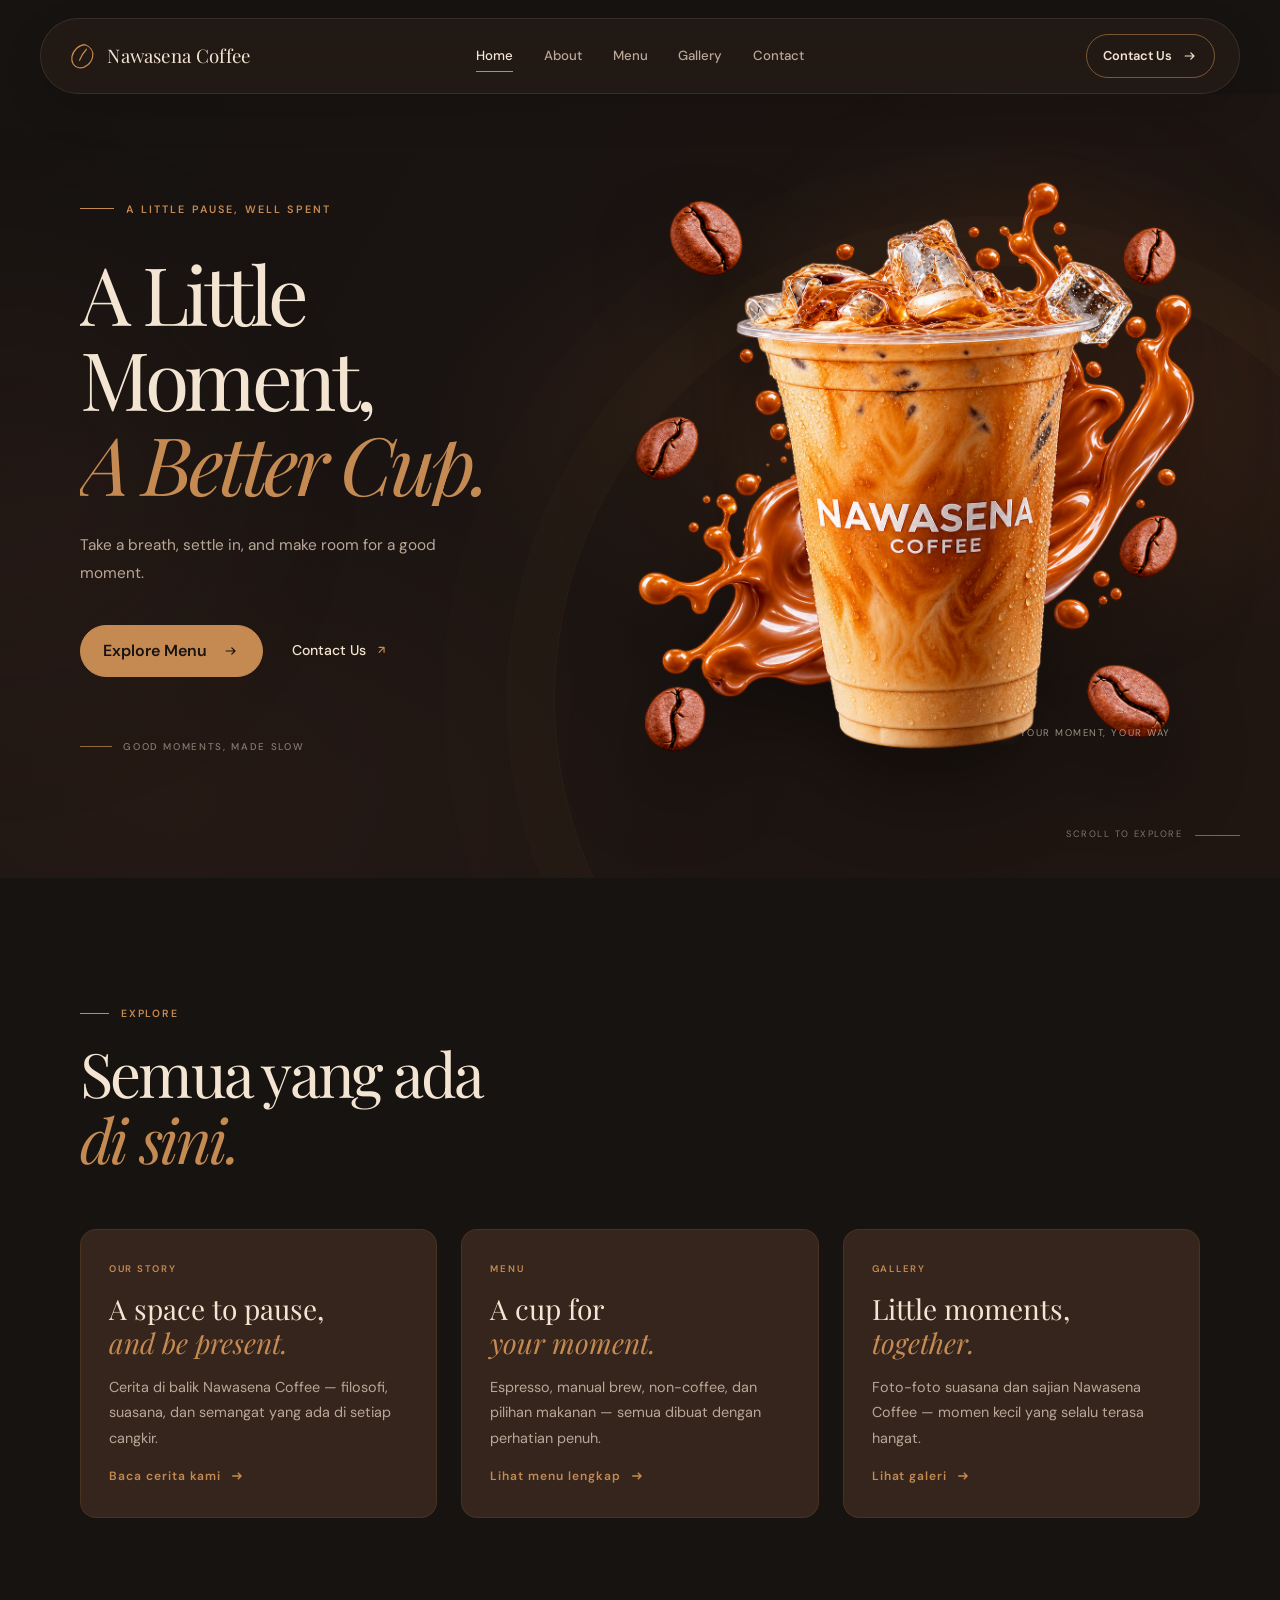
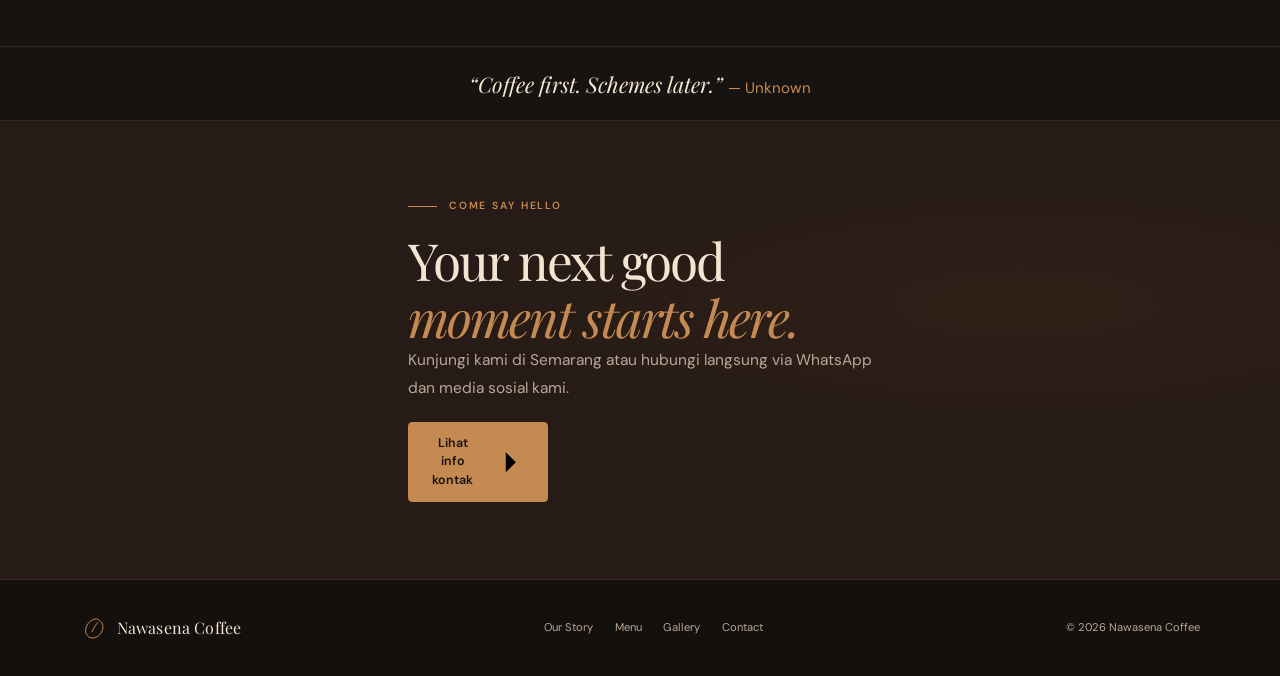
<file: index.html>
<!doctype html>
<html lang="id">
  <head>
    <meta charset="UTF-8">
    <meta name="viewport" content="width=device-width, initial-scale=1">
    <title>Nawasena Coffee</title>
    <meta
      name="description"
      content="Informasi resmi Nawasena Coffee akan ditambahkan setelah dikonfirmasi."
    >

    <meta property="og:type" content="website">
    <meta property="og:locale" content="id_ID">
    <meta property="og:site_name" content="Nawasena Coffee">
    <meta property="og:title" content="Nawasena Coffee">
    <meta
      property="og:description"
      content="Informasi resmi Nawasena Coffee akan ditambahkan setelah dikonfirmasi."
    >

    <link rel="icon" href="./assets/icons/favicon.svg" type="image/svg+xml">
    <link rel="preconnect" href="https://fonts.googleapis.com">
    <link rel="preconnect" href="https://fonts.gstatic.com" crossorigin>
    <link
      href="https://fonts.googleapis.com/css2?family=DM+Sans:wght@400;500;600;700&family=Playfair+Display:wght@400;500;600;700&display=swap"
      rel="stylesheet"
    >
    <link rel="stylesheet" href="./css/styles.css">
    <link rel="stylesheet" href="./css/responsive.css">
    <link rel="stylesheet" href="./css/animations.css">
    <link rel="stylesheet" href="./css/pages.css">
    <script type="module" src="./js/main.js" defer></script>
  </head>
  <body>
    <header class="site-header">
      <div class="site-header__inner">
        <a class="brand" href="#home" aria-label="Nawasena Coffee, beranda">
          <svg
            class="brand__mark"
            viewBox="0 0 40 40"
            aria-hidden="true"
            focusable="false"
          >
            <path
              d="M25.2 5.9c-7.5.1-15 6.7-16.5 15-1.2 6.9 2.4 12.7 8.6 13.8 7.5 1.3 15.9-5.6 17.3-14.3 1-6.4-2.8-12-9.4-14.5Z"
              fill="none"
              stroke="currentColor"
              stroke-width="1.5"
            />
            <path
              d="M26.8 11.6c-3.1 3.3-6.2 8.2-8.6 13.8"
              fill="none"
              stroke="currentColor"
              stroke-linecap="round"
              stroke-width="1.5"
            />
          </svg>
          <span class="brand__name" data-brand-name></span>
        </a>

        <button
          class="nav-toggle"
          type="button"
          aria-label="Buka navigasi"
          aria-controls="primary-navigation"
          aria-expanded="false"
          data-nav-toggle
        >
          <span class="nav-toggle__line"></span>
          <span class="nav-toggle__line"></span>
          <span class="nav-toggle__line"></span>
        </button>

        <nav class="site-nav" id="primary-navigation" aria-label="Navigasi utama" data-site-nav>
          <a class="site-nav__link is-active" href="./index.html" aria-current="page">Home</a>
          <a class="site-nav__link" href="./about.html">About</a>
          <a class="site-nav__link" href="./menu.html">Menu</a>
          <a class="site-nav__link" href="./gallery.html">Gallery</a>
          <a class="site-nav__link" href="./contact.html">Contact</a>
        </nav>

        <a class="header-cta" href="./contact.html">
          <span>Contact Us</span>
          <svg viewBox="0 0 20 20" aria-hidden="true" focusable="false">
            <path d="M4 10h11m-4-4 4 4-4 4" />
          </svg>
        </a>
      </div>
    </header>

    <main id="app" data-app-root>
      <section class="hero" id="home" aria-labelledby="hero-title">
        <div class="hero__ambient hero__ambient--left" aria-hidden="true"></div>
        <div class="hero__ambient hero__ambient--right" aria-hidden="true"></div>

        <div class="hero__inner container">
          <div class="hero__content">
            <p class="hero__eyebrow">
              <span class="hero__eyebrow-line" aria-hidden="true"></span>
              <span class="hero__eyebrow-text">A LITTLE PAUSE, WELL SPENT</span>
            </p>
            <h1 class="hero__title" id="hero-title">
              <span class="hero__title-line">
                <span class="hero__title-text">A Little Moment,</span>
              </span>
              <span class="hero__title-line">
                <span class="hero__title-text hero__title-text--accent">A Better Cup.</span>
              </span>
            </h1>
            <p class="hero__description">
              Take a breath, settle in, and make room for a good moment.
            </p>
            <div class="hero__actions">
              <a class="button hero__button" href="./menu.html">
                <span>Explore Menu</span>
                <svg viewBox="0 0 20 20" aria-hidden="true" focusable="false">
                  <path d="M4 10h11m-4-4 4 4-4 4" />
                </svg>
              </a>
              <a class="hero__text-link" href="./contact.html">
                Contact Us
                <svg class="link-arrow-icon" viewBox="0 0 20 20" aria-hidden="true" focusable="false">
                  <path d="M7 13 14 6M7 6h7v7" />
                </svg>
              </a>
            </div>
            <div class="hero__signature" aria-hidden="true">
              <span class="hero__signature-rule"></span>
              <span>GOOD MOMENTS, MADE SLOW</span>
            </div>
          </div>

          <div class="hero__visual" aria-label="Ilustrasi kopi susu dingin dengan percikan dan biji kopi">
            <div class="hero__visual-glow" aria-hidden="true"></div>
            <img
              class="hero__artwork"
              src="./assets/images/hero/nawasena-iced-coffee.png"
              width="1241"
              height="1268"
              alt="Gelas kopi susu dingin dengan percikan kopi dan biji kopi tanpa tulisan"
              fetchpriority="high"
              decoding="async"
            >
            <span class="hero__visual-caption" aria-hidden="true">
              <span class="hero__caption-dot"></span>
              YOUR MOMENT, YOUR WAY
            </span>
          </div>
        </div>
        <a class="hero__scroll" href="./menu.html" aria-label="Lihat menu">
          <span>SCROLL TO EXPLORE</span>
          <span class="hero__scroll-line" aria-hidden="true"></span>
        </a>
      </section>

      <!-- Teaser section: preview semua halaman -->
      <section class="section-space" aria-label="Jelajahi Nawasena Coffee">
        <div class="container">
          <div class="section-heading reveal">
            <div>
              <p class="section-eyebrow">
                <span class="section-eyebrow__line" aria-hidden="true"></span>
                EXPLORE
              </p>
              <h2 class="section-title">
                Semua yang ada<br><span>di sini.</span>
              </h2>
            </div>
          </div>

          <div class="teaser-grid">
            <a class="teaser-card reveal" href="./about.html" data-stagger="0">
              <span class="teaser-card__eyebrow">OUR STORY</span>
              <h3 class="teaser-card__title">A space to pause,<br><span>and be present.</span></h3>
              <p class="teaser-card__desc">
                Cerita di balik Nawasena Coffee — filosofi, suasana, dan semangat yang ada di setiap cangkir.
              </p>
              <span class="teaser-card__arrow">
                Baca cerita kami
                <svg viewBox="0 0 20 20" aria-hidden="true"><path d="M4 10h11m-4-4 4 4-4 4"/></svg>
              </span>
            </a>

            <a class="teaser-card reveal" href="./menu.html" data-stagger="1">
              <span class="teaser-card__eyebrow">MENU</span>
              <h3 class="teaser-card__title">A cup for<br><span>your moment.</span></h3>
              <p class="teaser-card__desc">
                Espresso, manual brew, non-coffee, dan pilihan makanan — semua dibuat dengan perhatian penuh.
              </p>
              <span class="teaser-card__arrow">
                Lihat menu lengkap
                <svg viewBox="0 0 20 20" aria-hidden="true"><path d="M4 10h11m-4-4 4 4-4 4"/></svg>
              </span>
            </a>

            <a class="teaser-card reveal" href="./gallery.html" data-stagger="2">
              <span class="teaser-card__eyebrow">GALLERY</span>
              <h3 class="teaser-card__title">Little moments,<br><span>together.</span></h3>
              <p class="teaser-card__desc">
                Foto-foto suasana dan sajian Nawasena Coffee — momen kecil yang selalu terasa hangat.
              </p>
              <span class="teaser-card__arrow">
                Lihat galeri
                <svg viewBox="0 0 20 20" aria-hidden="true"><path d="M4 10h11m-4-4 4 4-4 4"/></svg>
              </span>
            </a>
          </div>
        </div>
      </section>

      <!-- Coffee quote ticker -->
      <section class="quote-strip" aria-label="Quote tentang kopi">
        <div class="quote-strip__track" data-quote-track>
          <p class="quote-strip__item is-active">“Coffee first. Schemes later.” <span>— Unknown</span></p>
          <p class="quote-strip__item">“A little coffee, a little kindness, a better day.” <span>— Nawasena Coffee</span></p>
          <p class="quote-strip__item">“Good ideas start with a good cup.” <span>— Unknown</span></p>
        </div>
      </section>

      <!-- Contact teaser -->
      <section class="page-cta page-cta--compact section-space" aria-labelledby="contact-teaser-title">
        <div class="container page-cta__inner reveal">
          <p class="section-eyebrow">
            <span class="section-eyebrow__line" aria-hidden="true"></span>
            COME SAY HELLO
          </p>
          <h2 class="page-cta__title" id="contact-teaser-title">
            Your next good<br><span>moment starts here.</span>
          </h2>
          <p class="page-cta__desc">
            Kunjungi kami di Semarang atau hubungi langsung via WhatsApp dan media sosial kami.
          </p>
          <div class="page-cta__actions">
            <a class="button button--compact" href="./contact.html">
              Lihat info kontak
              <svg viewBox="0 0 20 20" aria-hidden="true" focusable="false"><path d="M4 10h11m-4-4 4 4-4 4"/></svg>
            </a>
          </div>
        </div>
      </section>
    </main>

    <footer class="site-footer">
      <div class="container site-footer__inner">
        <a class="brand site-footer__brand" href="./index.html" aria-label="Nawasena Coffee, kembali ke atas">
          <svg
            class="brand__mark"
            viewBox="0 0 40 40"
            aria-hidden="true"
            focusable="false"
          >
            <path
              d="M25.2 5.9c-7.5.1-15 6.7-16.5 15-1.2 6.9 2.4 12.7 8.6 13.8 7.5 1.3 15.9-5.6 17.3-14.3 1-6.4-2.8-12-9.4-14.5Z"
              fill="none"
              stroke="currentColor"
              stroke-width="1.5"
            />
            <path
              d="M26.8 11.6c-3.1 3.3-6.2 8.2-8.6 13.8"
              fill="none"
              stroke="currentColor"
              stroke-linecap="round"
              stroke-width="1.5"
            />
          </svg>
          <span class="brand__name" data-brand-name></span>
        </a>
        <nav class="site-footer__nav" aria-label="Navigasi footer">
          <a href="./about.html">Our Story</a>
          <a href="./menu.html">Menu</a>
          <a href="./gallery.html">Gallery</a>
          <a href="./contact.html">Contact</a>
        </nav>
        <p class="site-footer__copyright">
          © <span data-current-year></span> <span data-footer-brand></span><br>
          <span class="site-footer__description" data-footer-description hidden></span>
        </p>
      </div>
    </footer>
  </body>
</html>
</file>
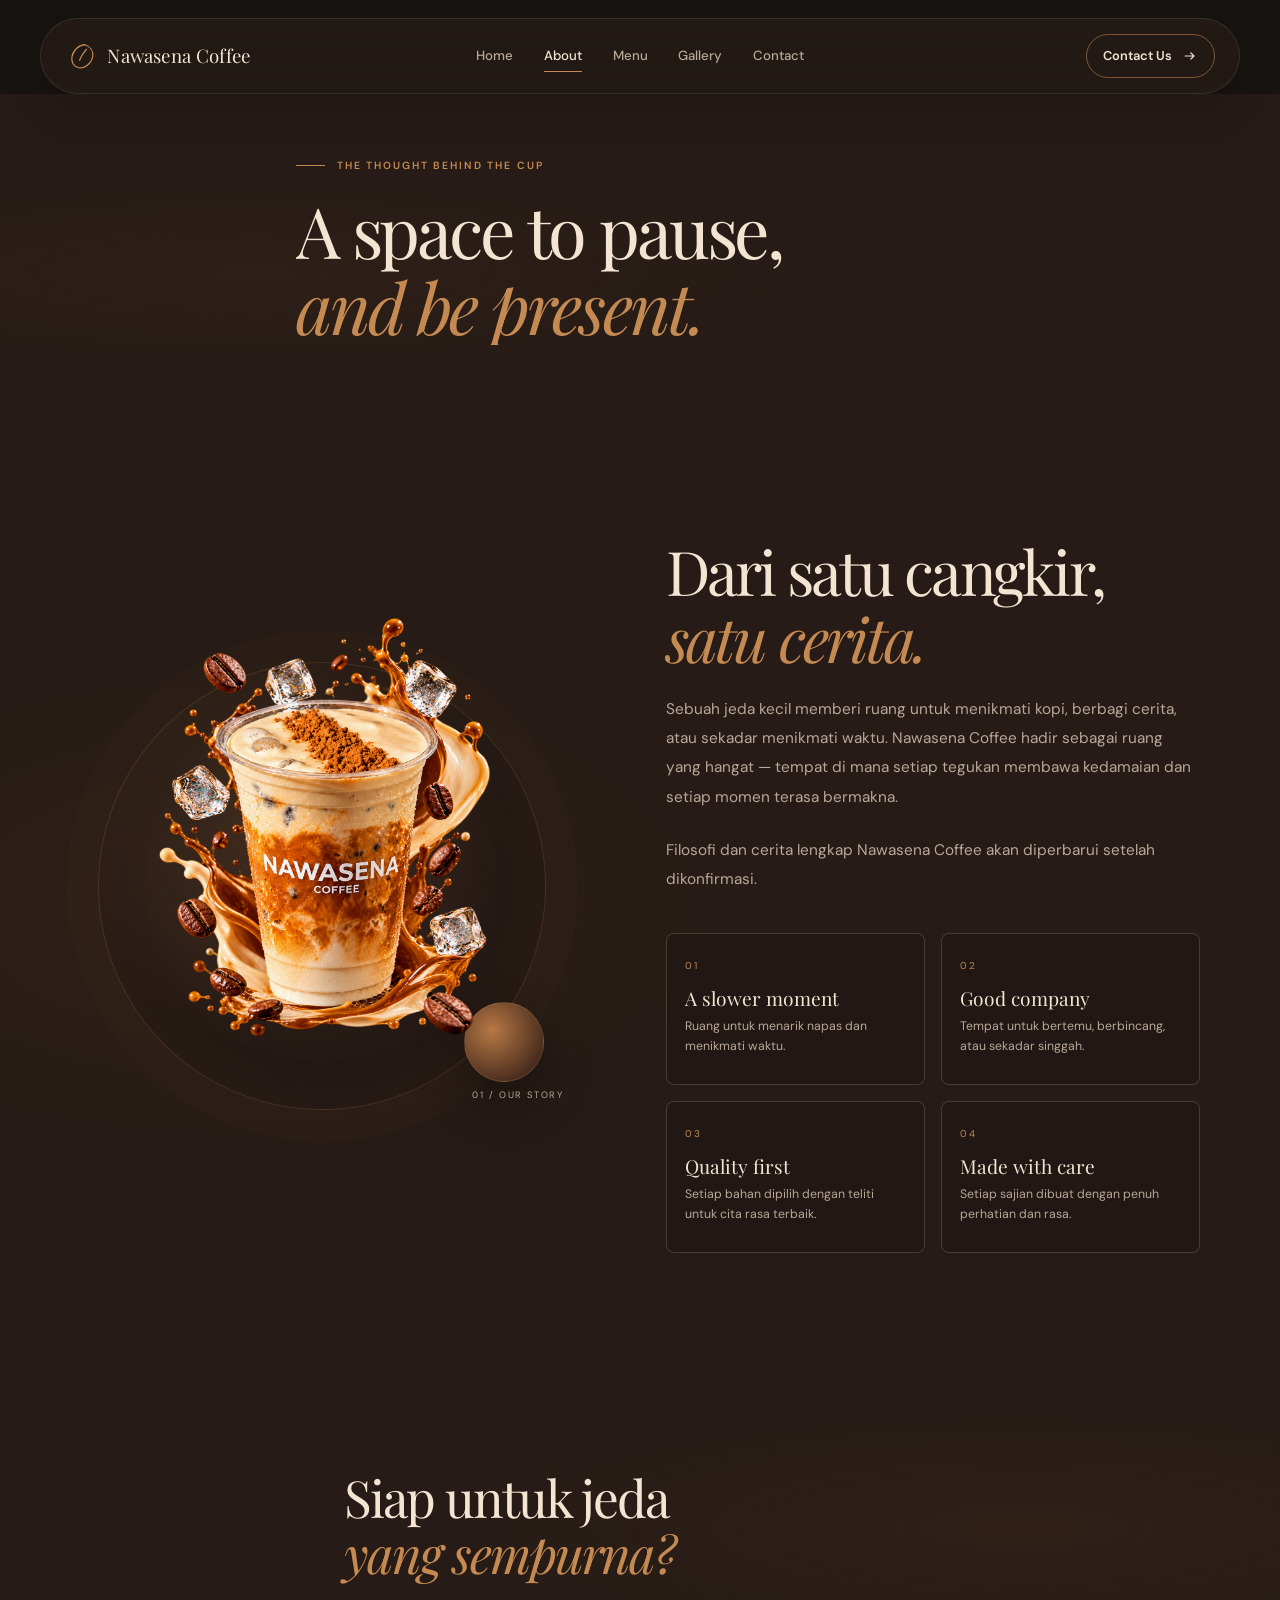
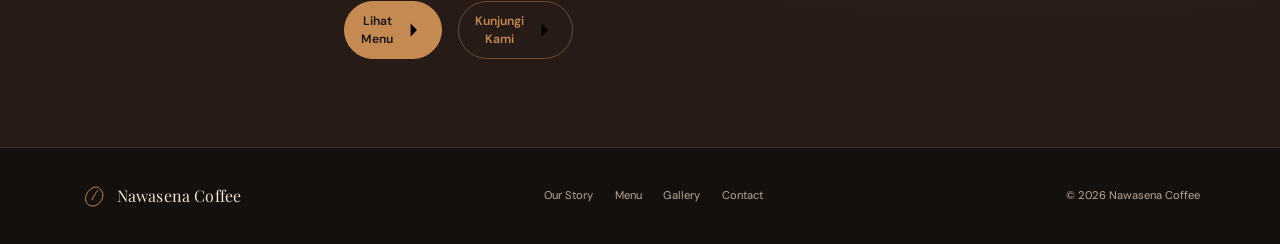
<file: about.html>
<!doctype html>
<html lang="id">
  <head>
    <meta charset="UTF-8">
    <meta name="viewport" content="width=device-width, initial-scale=1">
    <title>Our Story — Nawasena Coffee</title>
    <meta name="description" content="Cerita di balik setiap cangkir Nawasena Coffee. Sebuah jeda kecil, sepenuh rasa.">

    <meta property="og:type" content="website">
    <meta property="og:locale" content="id_ID">
    <meta property="og:site_name" content="Nawasena Coffee">
    <meta property="og:title" content="Our Story — Nawasena Coffee">
    <meta property="og:description" content="Cerita di balik setiap cangkir Nawasena Coffee.">

    <link rel="icon" href="./assets/icons/favicon.svg" type="image/svg+xml">
    <link rel="preconnect" href="https://fonts.googleapis.com">
    <link rel="preconnect" href="https://fonts.gstatic.com" crossorigin>
    <link href="https://fonts.googleapis.com/css2?family=DM+Sans:wght@400;500;600;700&family=Playfair+Display:wght@400;500;600;700&display=swap" rel="stylesheet">
    <link rel="stylesheet" href="./css/styles.css">
    <link rel="stylesheet" href="./css/responsive.css">
    <link rel="stylesheet" href="./css/animations.css">
    <link rel="stylesheet" href="./css/pages.css">
    <script type="module" src="./js/about.js" defer></script>
  </head>
  <body>
    <div data-header-placeholder></div>

    <main>
      <!-- Page hero -->
      <section class="page-hero">
        <div class="container page-hero__inner">
          <p class="section-eyebrow reveal">
            <span class="section-eyebrow__line" aria-hidden="true"></span>
            THE THOUGHT BEHIND THE CUP
          </p>
          <h1 class="page-hero__title reveal">
            A space to pause,<br>
            <span>and be present.</span>
          </h1>
        </div>
      </section>

      <!-- Story section -->
      <section class="story section-space" id="about" aria-labelledby="story-title">
        <div class="container story__layout">
          <div class="story__visual reveal">
            <div class="story__orb story__orb--large" aria-hidden="true"></div>
            <div class="story__orb story__orb--small" aria-hidden="true"></div>
            <img
              class="story__visual-photo"
              src="./assets/images/about/nawasena-story-coffee.png"
              width="1086"
              height="1448"
              alt="Es kopi susu Nawasena Coffee dengan topping renyah"
              loading="lazy"
              decoding="async"
              data-scroll-parallax="0.12"
            >
            <span class="story__visual-index">01 / OUR STORY</span>
          </div>

          <div class="story__content">
            <h2 class="section-title reveal" id="story-title">
              Dari satu cangkir,<br>
              <span>satu cerita.</span>
            </h2>
            <p class="story__description reveal">
              Sebuah jeda kecil memberi ruang untuk menikmati kopi, berbagi cerita, atau sekadar
              menikmati waktu. Nawasena Coffee hadir sebagai ruang yang hangat — tempat di mana
              setiap tegukan membawa kedamaian dan setiap momen terasa bermakna.
            </p>
            <p class="story__description reveal">
              Filosofi dan cerita lengkap Nawasena Coffee akan diperbarui setelah dikonfirmasi.
            </p>
            <div class="story__principles" aria-label="Nilai suasana">
              <article class="principle-card reveal">
                <span class="principle-card__number">01</span>
                <h3>A slower moment</h3>
                <p>Ruang untuk menarik napas dan menikmati waktu.</p>
              </article>
              <article class="principle-card reveal">
                <span class="principle-card__number">02</span>
                <h3>Good company</h3>
                <p>Tempat untuk bertemu, berbincang, atau sekadar singgah.</p>
              </article>
              <article class="principle-card reveal">
                <span class="principle-card__number">03</span>
                <h3>Quality first</h3>
                <p>Setiap bahan dipilih dengan teliti untuk cita rasa terbaik.</p>
              </article>
              <article class="principle-card reveal">
                <span class="principle-card__number">04</span>
                <h3>Made with care</h3>
                <p>Setiap sajian dibuat dengan penuh perhatian dan rasa.</p>
              </article>
            </div>
          </div>
        </div>
      </section>

      <!-- CTA -->
      <section class="page-cta section-space">
        <div class="container page-cta__inner reveal">
          <h2 class="page-cta__title">Siap untuk jeda<br><span>yang sempurna?</span></h2>
          <div class="page-cta__actions">
            <a class="button" href="./menu.html">
              Lihat Menu
              <svg viewBox="0 0 20 20" aria-hidden="true" focusable="false"><path d="M4 10h11m-4-4 4 4-4 4"/></svg>
            </a>
            <a class="button button--ghost" href="./contact.html">
              Kunjungi Kami
              <svg viewBox="0 0 20 20" aria-hidden="true" focusable="false"><path d="M4 10h11m-4-4 4 4-4 4"/></svg>
            </a>
          </div>
        </div>
      </section>
    </main>

    <div data-footer-placeholder></div>
  </body>
</html>
</file>
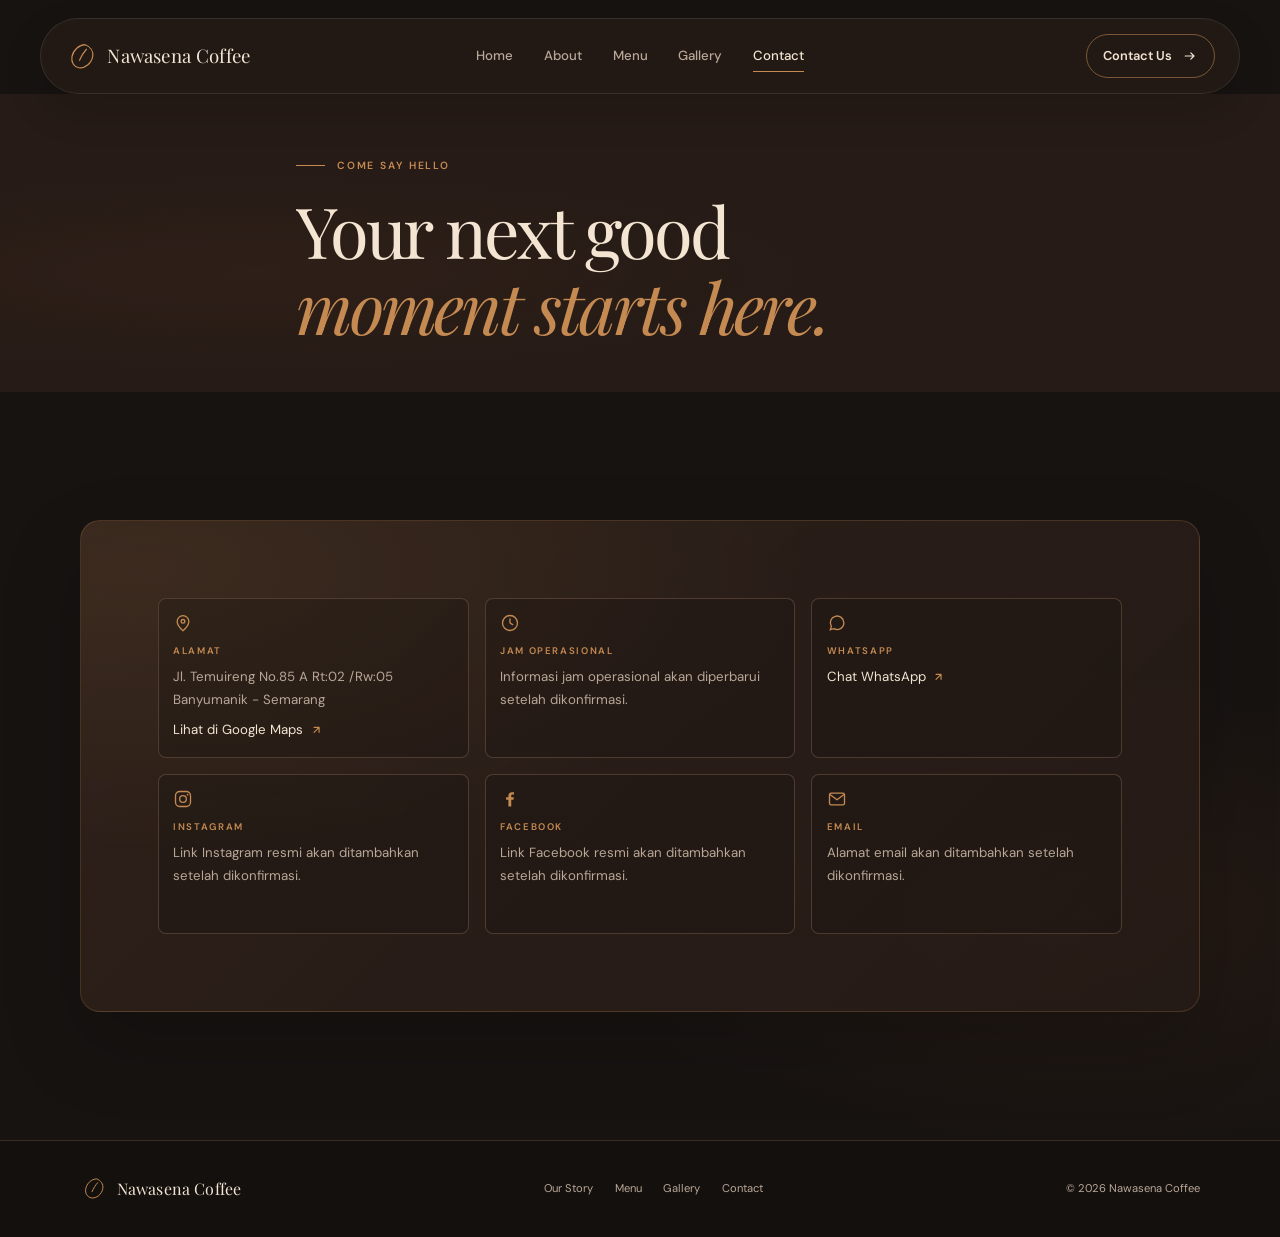
<file: contact.html>
<!doctype html>
<html lang="id">
  <head>
    <meta charset="UTF-8">
    <meta name="viewport" content="width=device-width, initial-scale=1">
    <title>Contact — Nawasena Coffee</title>
    <meta name="description" content="Kunjungi Nawasena Coffee di Semarang. Temukan alamat, jam operasional, dan cara menghubungi kami.">

    <meta property="og:type" content="website">
    <meta property="og:locale" content="id_ID">
    <meta property="og:site_name" content="Nawasena Coffee">
    <meta property="og:title" content="Contact — Nawasena Coffee">
    <meta property="og:description" content="Kunjungi Nawasena Coffee di Semarang.">

    <link rel="icon" href="./assets/icons/favicon.svg" type="image/svg+xml">
    <link rel="preconnect" href="https://fonts.googleapis.com">
    <link rel="preconnect" href="https://fonts.gstatic.com" crossorigin>
    <link href="https://fonts.googleapis.com/css2?family=DM+Sans:wght@400;500;600;700&family=Playfair+Display:wght@400;500;600;700&display=swap" rel="stylesheet">
    <link rel="stylesheet" href="./css/styles.css">
    <link rel="stylesheet" href="./css/responsive.css">
    <link rel="stylesheet" href="./css/animations.css">
    <link rel="stylesheet" href="./css/pages.css">
    <script type="module" src="./js/contact-page.js" defer></script>
  </head>
  <body>
    <div data-header-placeholder></div>

    <main>
      <!-- Page hero -->
      <section class="page-hero">
        <div class="container page-hero__inner">
          <p class="section-eyebrow reveal">
            <span class="section-eyebrow__line" aria-hidden="true"></span>
            COME SAY HELLO
          </p>
          <h1 class="page-hero__title reveal">
            Your next good<br>
            <span>moment starts here.</span>
          </h1>
        </div>
      </section>

      <!-- Contact panel -->
      <section class="contact-section section-space" aria-labelledby="contact-title">
        <div class="container">
          <div class="contact-panel contact-panel--full reveal">
            <div class="contact-panel__intro">
              <h2 class="section-title" id="contact-title" hidden>Contact</h2>
              <p class="contact-panel__copy">
                Informasi kunjungan dan kontak akan diperbarui setelah dikonfirmasi.
              </p>
            </div>

            <div class="contact-panel__details" id="contact-details" aria-label="Informasi kunjungan dan kontak">
              <article class="contact-detail">
                <svg class="contact-detail__icon" viewBox="0 0 24 24" aria-hidden="true" focusable="false">
                  <path d="M19 10.2c0 5-7 11-7 11s-7-6-7-11a7 7 0 1 1 14 0Z" fill="none" stroke="currentColor" stroke-width="1.6"/>
                  <circle cx="12" cy="10" r="2.2" fill="none" stroke="currentColor" stroke-width="1.6"/>
                </svg>
                <span class="contact-detail__label">ALAMAT</span>
                <p class="contact-detail__value" data-business-address>
                  Informasi alamat akan diperbarui setelah dikonfirmasi.
                </p>
                <a class="contact-detail__link" data-map-link hidden>
                  Lihat di Google Maps
                  <svg class="link-arrow-icon" viewBox="0 0 20 20" aria-hidden="true" focusable="false"><path d="M7 13 14 6M7 6h7v7"/></svg>
                </a>
              </article>

              <article class="contact-detail">
                <svg class="contact-detail__icon" viewBox="0 0 24 24" aria-hidden="true" focusable="false">
                  <circle cx="12" cy="12" r="9" fill="none" stroke="currentColor" stroke-width="1.6"/>
                  <path d="M12 7v5l3.2 2" fill="none" stroke="currentColor" stroke-linecap="round" stroke-linejoin="round" stroke-width="1.6"/>
                </svg>
                <span class="contact-detail__label">JAM OPERASIONAL</span>
                <p class="contact-detail__value" data-opening-hours>
                  Informasi jam operasional akan diperbarui setelah dikonfirmasi.
                </p>
              </article>

              <article class="contact-detail">
                <svg class="contact-detail__icon" viewBox="0 0 24 24" aria-hidden="true" focusable="false">
                  <path d="M20.2 11.7a8.1 8.1 0 0 1-12 7.1L4 20l1.2-4A8.1 8.1 0 1 1 20.2 11.7Z" fill="none" stroke="currentColor" stroke-width="1.6"/>
                </svg>
                <span class="contact-detail__label">WHATSAPP</span>
                <a class="contact-detail__link" data-social-link="whatsapp" hidden>
                  Chat WhatsApp
                  <svg class="link-arrow-icon" viewBox="0 0 20 20" aria-hidden="true" focusable="false"><path d="M7 13 14 6M7 6h7v7"/></svg>
                </a>
                <p class="contact-detail__value" data-social-placeholder>Kontak WhatsApp resmi akan ditambahkan setelah dikonfirmasi.</p>
              </article>

              <article class="contact-detail">
                <svg class="contact-detail__icon" viewBox="0 0 24 24" aria-hidden="true" focusable="false">
                  <rect x="3" y="3" width="18" height="18" rx="5" fill="none" stroke="currentColor" stroke-width="1.6"/>
                  <circle cx="12" cy="12" r="4" fill="none" stroke="currentColor" stroke-width="1.6"/>
                  <circle cx="17.5" cy="6.8" r="1" fill="currentColor"/>
                </svg>
                <span class="contact-detail__label">INSTAGRAM</span>
                <a class="contact-detail__link" data-social-link="instagram" hidden>
                  Buka Instagram
                  <svg class="link-arrow-icon" viewBox="0 0 20 20" aria-hidden="true" focusable="false"><path d="M7 13 14 6M7 6h7v7"/></svg>
                </a>
                <p class="contact-detail__value" data-social-placeholder>Link Instagram resmi akan ditambahkan setelah dikonfirmasi.</p>
              </article>

              <article class="contact-detail">
                <svg class="contact-detail__icon" viewBox="0 0 24 24" aria-hidden="true" focusable="false">
                  <path d="M13.5 21v-8h2.7l.4-3h-3.1V8.1c0-.9.3-1.5 1.6-1.5h1.7V3.9c-.3 0-1.3-.1-2.5-.1-2.5 0-4.2 1.5-4.2 4.3V10H7.3v3h2.8v8h3.4Z" fill="currentColor"/>
                </svg>
                <span class="contact-detail__label">FACEBOOK</span>
                <a class="contact-detail__link" data-social-link="facebook" hidden>
                  Buka Facebook
                  <svg class="link-arrow-icon" viewBox="0 0 20 20" aria-hidden="true" focusable="false"><path d="M7 13 14 6M7 6h7v7"/></svg>
                </a>
                <p class="contact-detail__value" data-social-placeholder>Link Facebook resmi akan ditambahkan setelah dikonfirmasi.</p>
              </article>

              <article class="contact-detail">
                <svg class="contact-detail__icon" viewBox="0 0 24 24" aria-hidden="true" focusable="false">
                  <rect x="3" y="5" width="18" height="14" rx="2" fill="none" stroke="currentColor" stroke-width="1.6"/>
                  <path d="m4 7 8 6 8-6" fill="none" stroke="currentColor" stroke-linecap="round" stroke-linejoin="round" stroke-width="1.6"/>
                </svg>
                <span class="contact-detail__label">EMAIL</span>
                <a class="contact-detail__link" data-social-link="email" hidden>
                  Kirim email
                  <svg class="link-arrow-icon" viewBox="0 0 20 20" aria-hidden="true" focusable="false"><path d="M7 13 14 6M7 6h7v7"/></svg>
                </a>
                <p class="contact-detail__value" data-social-placeholder>Alamat email akan ditambahkan setelah dikonfirmasi.</p>
              </article>
            </div>
          </div>
        </div>
      </section>
    </main>

    <div data-footer-placeholder></div>
  </body>
</html>
</file>
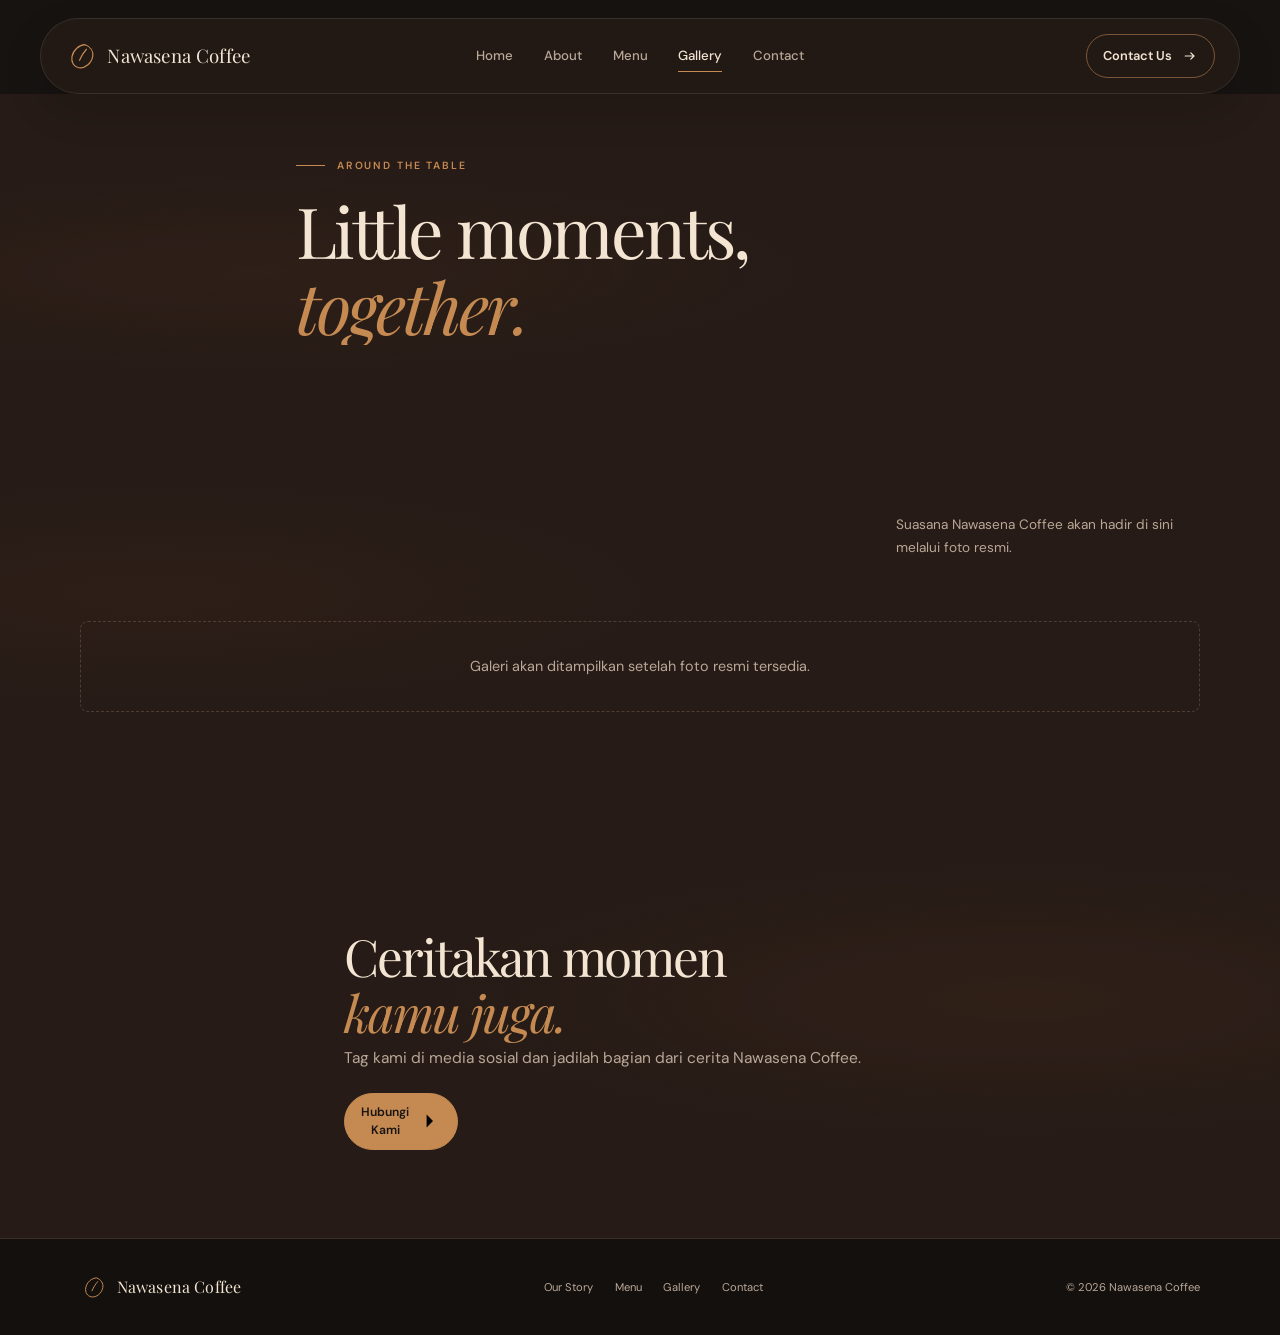
<file: gallery.html>
<!doctype html>
<html lang="id">
  <head>
    <meta charset="UTF-8">
    <meta name="viewport" content="width=device-width, initial-scale=1">
    <title>Gallery — Nawasena Coffee</title>
    <meta name="description" content="Momen-momen kecil yang hangat di Nawasena Coffee — galeri foto suasana dan sajian kami.">

    <meta property="og:type" content="website">
    <meta property="og:locale" content="id_ID">
    <meta property="og:site_name" content="Nawasena Coffee">
    <meta property="og:title" content="Gallery — Nawasena Coffee">
    <meta property="og:description" content="Momen-momen kecil yang hangat di Nawasena Coffee.">

    <link rel="icon" href="./assets/icons/favicon.svg" type="image/svg+xml">
    <link rel="preconnect" href="https://fonts.googleapis.com">
    <link rel="preconnect" href="https://fonts.gstatic.com" crossorigin>
    <link href="https://fonts.googleapis.com/css2?family=DM+Sans:wght@400;500;600;700&family=Playfair+Display:wght@400;500;600;700&display=swap" rel="stylesheet">
    <link rel="stylesheet" href="./css/styles.css">
    <link rel="stylesheet" href="./css/responsive.css">
    <link rel="stylesheet" href="./css/animations.css">
    <link rel="stylesheet" href="./css/pages.css">
    <script type="module" src="./js/gallery-page.js" defer></script>
  </head>
  <body>
    <div data-header-placeholder></div>

    <main>
      <!-- Page hero -->
      <section class="page-hero">
        <div class="container page-hero__inner">
          <p class="section-eyebrow reveal">
            <span class="section-eyebrow__line" aria-hidden="true"></span>
            AROUND THE TABLE
          </p>
          <h1 class="page-hero__title reveal">
            Little moments,<br>
            <span>together.</span>
          </h1>
        </div>
      </section>

      <!-- Gallery -->
      <section class="gallery-section section-space" aria-labelledby="gallery-title">
        <div class="container">
          <div class="section-heading reveal">
            <div>
              <h2 class="section-title" id="gallery-title" hidden>Gallery</h2>
            </div>
            <p class="section-heading__note" data-scroll-parallax="0.08">
              Suasana Nawasena Coffee akan hadir di sini melalui foto resmi.
            </p>
          </div>

          <div class="gallery-carousel">
            <div class="gallery-grid" data-gallery-grid aria-label="Galeri foto" tabindex="0">
              <p class="content-empty-state">
                Galeri akan ditampilkan setelah foto resmi tersedia.
              </p>
            </div>
            <button
              class="button gallery-motion-toggle"
              type="button"
              data-gallery-motion-toggle
              aria-controls="gallery-track"
              aria-pressed="false"
              hidden
            >
              Jeda gerak galeri
            </button>
          </div>
        </div>
      </section>

      <!-- CTA -->
      <section class="page-cta section-space">
        <div class="container page-cta__inner reveal">
          <h2 class="page-cta__title">Ceritakan momen<br><span>kamu juga.</span></h2>
          <p class="page-cta__desc">Tag kami di media sosial dan jadilah bagian dari cerita Nawasena Coffee.</p>
          <div class="page-cta__actions">
            <a class="button" href="./contact.html">
              Hubungi Kami
              <svg viewBox="0 0 20 20" aria-hidden="true" focusable="false"><path d="M4 10h11m-4-4 4 4-4 4"/></svg>
            </a>
          </div>
        </div>
      </section>
    </main>

    <div data-footer-placeholder></div>
  </body>
</html>
</file>
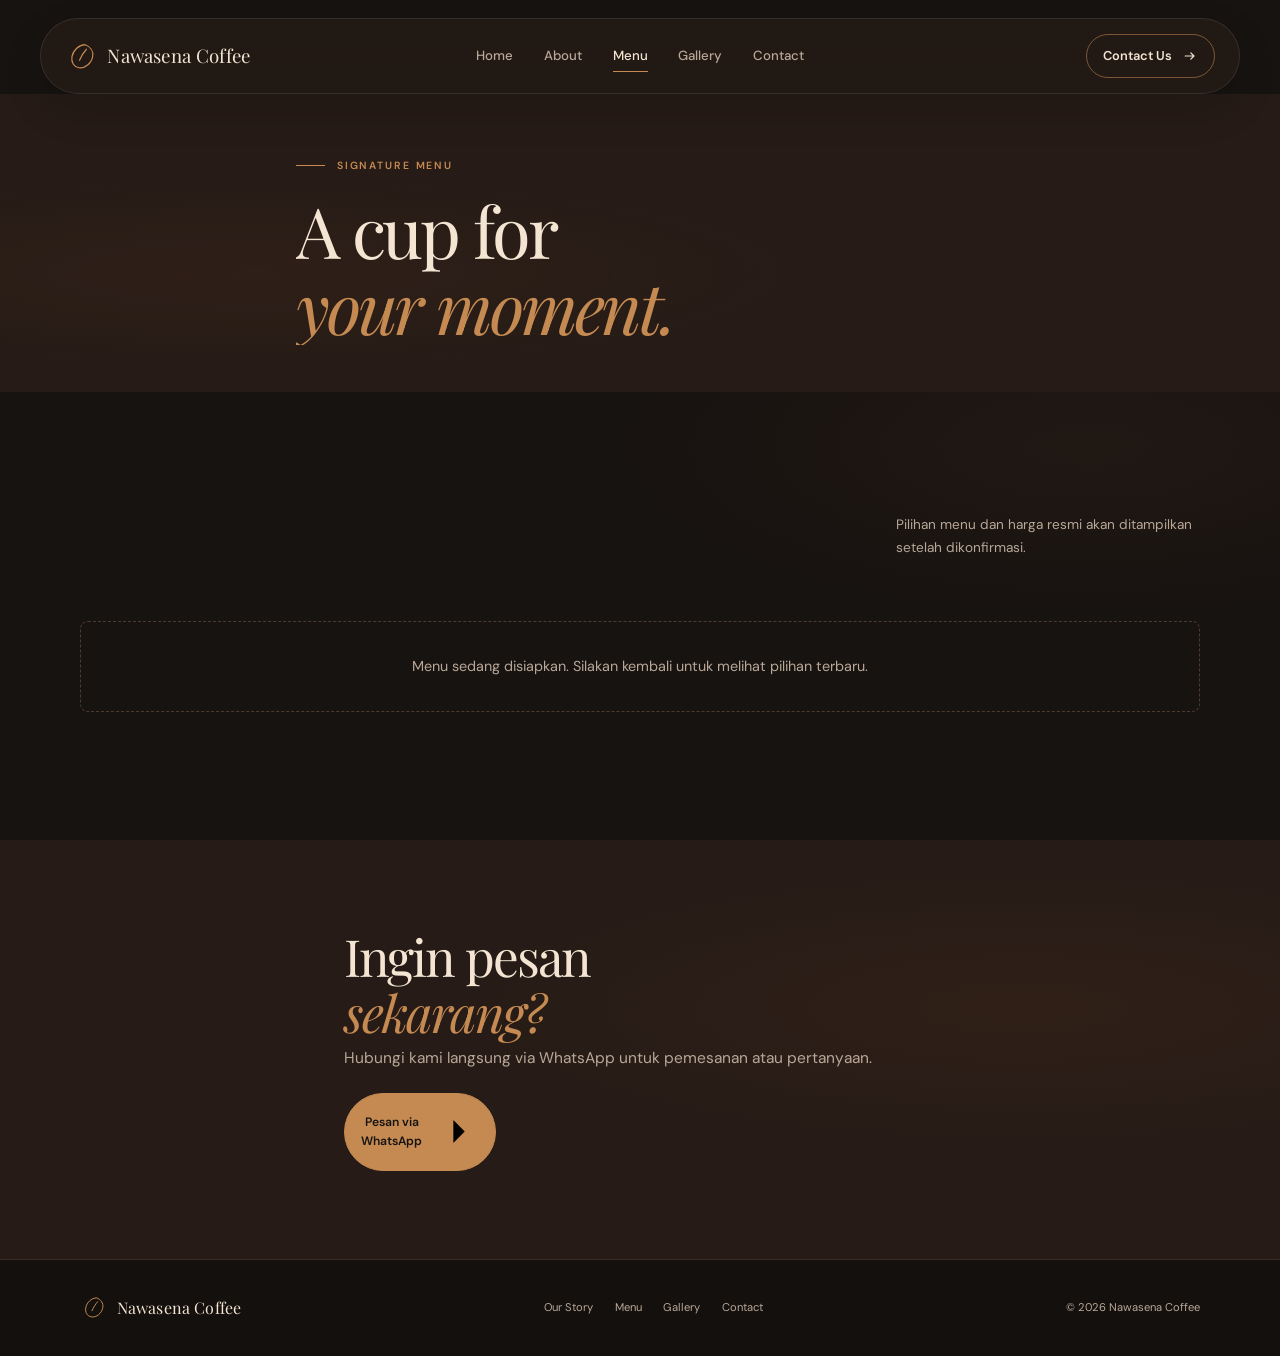
<file: menu.html>
<!doctype html>
<html lang="id">
  <head>
    <meta charset="UTF-8">
    <meta name="viewport" content="width=device-width, initial-scale=1">
    <title>Menu — Nawasena Coffee</title>
    <meta name="description" content="Pilihan menu Nawasena Coffee — kopi, minuman non-kopi, dan makanan pilihan.">

    <meta property="og:type" content="website">
    <meta property="og:locale" content="id_ID">
    <meta property="og:site_name" content="Nawasena Coffee">
    <meta property="og:title" content="Menu — Nawasena Coffee">
    <meta property="og:description" content="Pilihan menu Nawasena Coffee — kopi, minuman non-kopi, dan makanan pilihan.">

    <link rel="icon" href="./assets/icons/favicon.svg" type="image/svg+xml">
    <link rel="preconnect" href="https://fonts.googleapis.com">
    <link rel="preconnect" href="https://fonts.gstatic.com" crossorigin>
    <link href="https://fonts.googleapis.com/css2?family=DM+Sans:wght@400;500;600;700&family=Playfair+Display:wght@400;500;600;700&display=swap" rel="stylesheet">
    <link rel="stylesheet" href="./css/styles.css">
    <link rel="stylesheet" href="./css/responsive.css">
    <link rel="stylesheet" href="./css/animations.css">
    <link rel="stylesheet" href="./css/pages.css">
    <script type="module" src="./js/menu-page.js" defer></script>
  </head>
  <body>
    <div data-header-placeholder></div>

    <main>
      <!-- Page hero -->
      <section class="page-hero">
        <div class="container page-hero__inner">
          <p class="section-eyebrow reveal">
            <span class="section-eyebrow__line" aria-hidden="true"></span>
            SIGNATURE MENU
          </p>
          <h1 class="page-hero__title reveal">
            A cup for<br>
            <span>your moment.</span>
          </h1>
        </div>
      </section>

      <!-- Menu grid -->
      <section class="menu-section section-space" aria-labelledby="menu-title">
        <div class="container">
          <div class="section-heading reveal">
            <div>
              <h2 class="section-title" id="menu-title" hidden>Menu</h2>
            </div>
            <p class="section-heading__note" data-scroll-parallax="0.08">
              Pilihan menu dan harga resmi akan ditampilkan setelah dikonfirmasi.
            </p>
          </div>

          <div class="menu-grid" data-menu-grid aria-live="polite">
            <p class="content-empty-state">
              Menu sedang disiapkan. Silakan kembali untuk melihat pilihan terbaru.
            </p>
          </div>
          <div class="menu-more" hidden>
            <button
              class="button"
              type="button"
              data-menu-toggle
              aria-controls="menu-items"
              aria-expanded="false"
              hidden
            >
              Lihat semua menu
            </button>
          </div>
        </div>
      </section>

      <!-- Order CTA -->
      <section class="page-cta section-space">
        <div class="container page-cta__inner reveal">
          <h2 class="page-cta__title">Ingin pesan<br><span>sekarang?</span></h2>
          <p class="page-cta__desc">Hubungi kami langsung via WhatsApp untuk pemesanan atau pertanyaan.</p>
          <div class="page-cta__actions">
            <a class="button" data-order-cta href="./contact.html">
              Pesan via WhatsApp
              <svg viewBox="0 0 20 20" aria-hidden="true" focusable="false"><path d="M4 10h11m-4-4 4 4-4 4"/></svg>
            </a>
          </div>
        </div>
      </section>
    </main>

    <div data-footer-placeholder></div>
  </body>
</html>
</file>
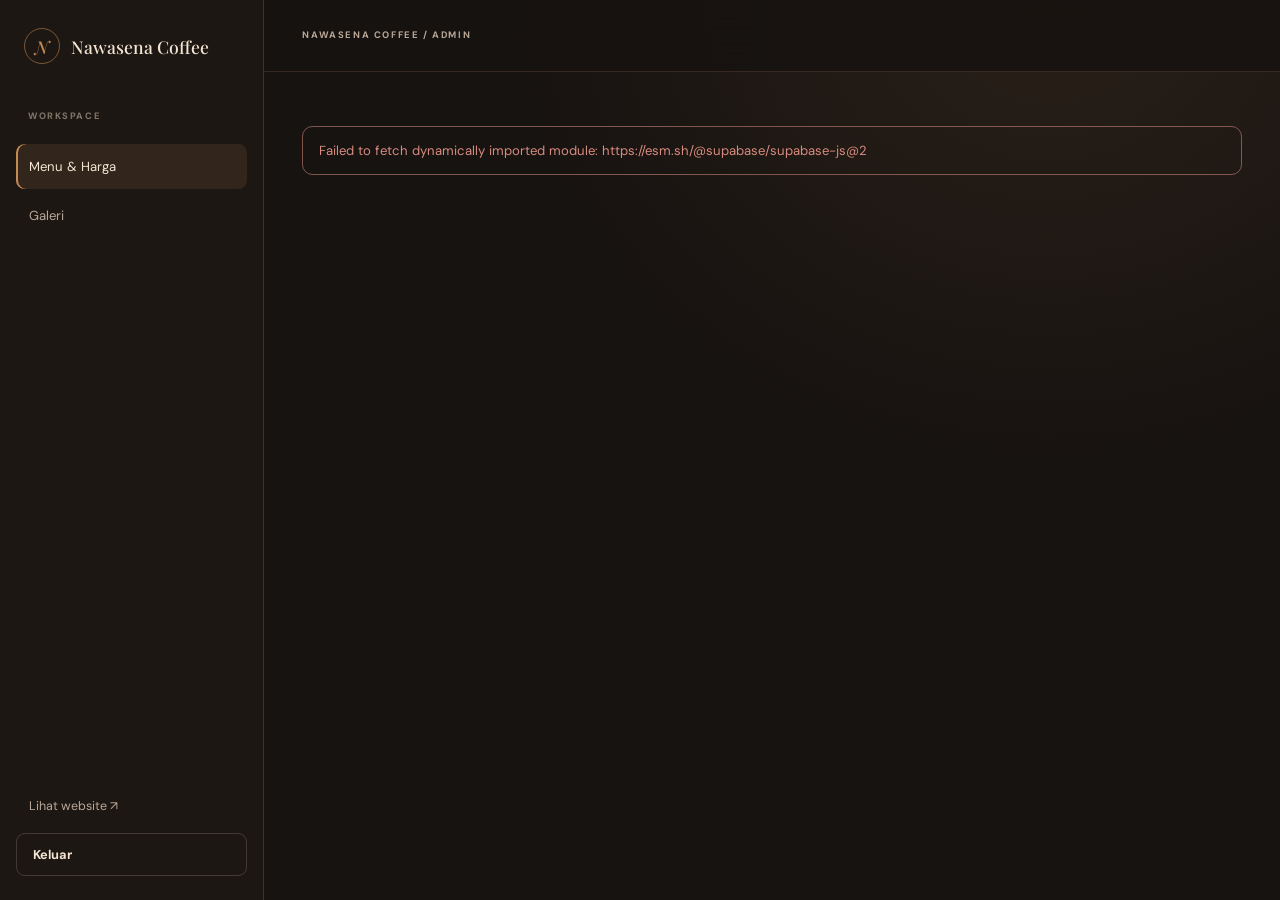
<file: admin/dashboard.html>
<!doctype html>
<html lang="id">
  <head>
    <meta charset="UTF-8">
    <meta name="viewport" content="width=device-width, initial-scale=1">
    <meta name="robots" content="noindex, nofollow, noarchive">
    <meta name="referrer" content="strict-origin-when-cross-origin">
    <title>Dashboard Admin | Nawasena Coffee</title>
    <link rel="icon" href="/assets/icons/favicon.svg" type="image/svg+xml">
    <link rel="preconnect" href="https://fonts.googleapis.com">
    <link rel="preconnect" href="https://fonts.gstatic.com" crossorigin>
    <link
      href="https://fonts.googleapis.com/css2?family=DM+Sans:wght@400;500;600;700&family=Playfair+Display:wght@400;500;600;700&display=swap"
      rel="stylesheet"
    >
    <link rel="stylesheet" href="/admin/css/admin.css">
    <script type="module" src="/admin/js/dashboard.js"></script>
  </head>
  <body class="admin-page">
    <div class="admin-shell">
      <aside class="admin-sidebar" id="admin-sidebar" data-sidebar>
        <a class="admin-brand" href="/admin/dashboard" aria-label="Nawasena Coffee dashboard">
          <span class="admin-brand__mark" aria-hidden="true">N</span>
          <span>Nawasena Coffee</span>
        </a>
        <p class="admin-sidebar__label">WORKSPACE</p>
        <nav class="admin-nav" aria-label="Navigasi dashboard">
          <button class="admin-nav__item is-active" type="button" data-view="menu_items">Menu &amp; Harga</button>
          <button class="admin-nav__item" type="button" data-view="gallery_items">Galeri</button>
        </nav>
        <div class="admin-sidebar__bottom">
          <a class="admin-back-link" href="/" target="_blank" rel="noopener noreferrer">Lihat website ↗</a>
          <button class="admin-button admin-button--quiet" type="button" data-logout>Keluar</button>
        </div>
      </aside>

      <main class="admin-main">
        <header class="admin-topbar">
          <button class="admin-button admin-button--quiet admin-menu-toggle" type="button" data-menu-toggle aria-controls="admin-sidebar" aria-expanded="false">
            Menu
          </button>
          <span class="admin-topbar__context">NAWASENA COFFEE / ADMIN</span>
          <span class="admin-user" data-admin-email></span>
        </header>
        <div class="admin-content">
          <div class="admin-message" data-dashboard-message role="status" aria-live="polite" hidden></div>
          <section data-dashboard-content aria-live="polite">
            <p class="admin-copy">Memuat dashboard...</p>
          </section>
        </div>
      </main>
    </div>
  </body>
</html>
</file>
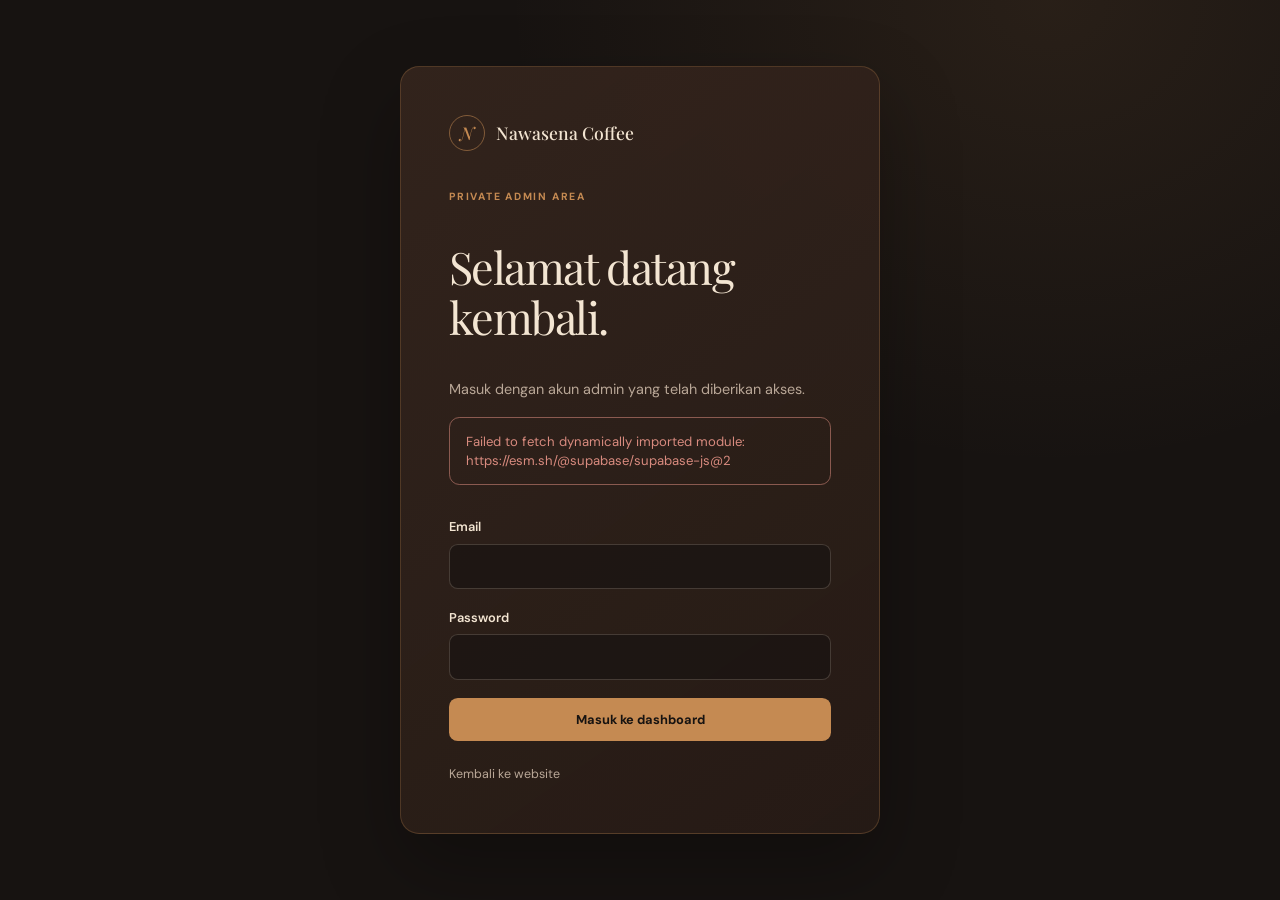
<file: admin/login.html>
<!doctype html>
<html lang="id">
  <head>
    <meta charset="UTF-8">
    <meta name="viewport" content="width=device-width, initial-scale=1">
    <meta name="robots" content="noindex, nofollow, noarchive">
    <meta name="referrer" content="strict-origin-when-cross-origin">
    <title>Login Admin | Nawasena Coffee</title>
    <link rel="icon" href="/assets/icons/favicon.svg" type="image/svg+xml">
    <link rel="preconnect" href="https://fonts.googleapis.com">
    <link rel="preconnect" href="https://fonts.gstatic.com" crossorigin>
    <link
      href="https://fonts.googleapis.com/css2?family=DM+Sans:wght@400;500;600;700&family=Playfair+Display:wght@400;500;600;700&display=swap"
      rel="stylesheet"
    >
    <link rel="stylesheet" href="/admin/css/admin.css">
    <script type="module" src="/admin/js/login.js"></script>
  </head>
  <body class="admin-page">
    <main class="login-layout">
      <section class="login-card" aria-labelledby="login-title">
        <a class="admin-brand" href="/" aria-label="Kembali ke Nawasena Coffee">
          <span class="admin-brand__mark" aria-hidden="true">N</span>
          <span>Nawasena Coffee</span>
        </a>
        <p class="admin-eyebrow">PRIVATE ADMIN AREA</p>
        <h1 id="login-title">Selamat datang kembali.</h1>
        <p class="admin-copy">Masuk dengan akun admin yang telah diberikan akses.</p>

        <div class="admin-message" data-login-message role="status" aria-live="polite" hidden></div>
        <form class="admin-form" data-login-form>
          <label class="admin-field">
            <span>Email</span>
            <input name="email" type="email" autocomplete="username" required>
          </label>
          <label class="admin-field">
            <span>Password</span>
            <input name="password" type="password" autocomplete="current-password" required>
          </label>
          <button class="admin-button admin-button--primary" type="submit" data-submit-button>
            Masuk ke dashboard
          </button>
        </form>
        <a class="admin-back-link" href="/">Kembali ke website</a>
      </section>
    </main>
  </body>
</html>
</file>
<file: css/styles.css>
:root {
  --color-background: #171311;
  --color-surface: #261B16;
  --color-surface-raised: #35251D;
  --color-accent: #C58A52;
  --color-cream: #F3E5D2;
  --color-muted: #B9A797;
  --color-border: #594437;

  --font-heading: "Playfair Display", "Cormorant Garamond", Georgia, serif;
  --font-body: "DM Sans", Inter, Arial, sans-serif;

  --spacing-1: 0.25rem;
  --spacing-2: 0.5rem;
  --spacing-3: 0.75rem;
  --spacing-4: 1rem;
  --spacing-6: 1.5rem;
  --spacing-8: 2rem;
  --spacing-12: 3rem;
  --spacing-16: 4rem;

  --container-width: 75rem;
  --container-padding: 1rem;
  --border-radius-small: 0.25rem;
  --border-radius-medium: 0.5rem;
}

*,
*::before,
*::after {
  box-sizing: border-box;
}

[hidden] {
  display: none !important;
}

html {
  min-width: 0;
  scroll-behavior: smooth;
}

body {
  min-height: 100vh;
  margin: 0;
  background-color: var(--color-background);
  color: var(--color-cream);
  font-family: var(--font-body);
  font-size: 1rem;
  line-height: 1.5;
  text-rendering: optimizeLegibility;
}

h1,
h2,
h3,
h4,
h5,
h6 {
  margin: 0;
  font-family: var(--font-heading);
  font-weight: 500;
  line-height: 1.2;
}

p {
  margin: 0;
}

button,
input,
select,
textarea {
  font: inherit;
}

button {
  color: inherit;
}

a {
  color: inherit;
  text-decoration: none;
}

a:hover {
  color: var(--color-accent);
}

img,
svg,
video {
  display: block;
  max-width: 100%;
}

img {
  height: auto;
}

:focus-visible {
  outline: 2px solid var(--color-accent);
  outline-offset: 3px;
}

.container {
  width: min(100%, var(--container-width));
  margin-inline: auto;
  padding-inline: var(--container-padding);
}

.button {
  display: inline-flex;
  align-items: center;
  justify-content: center;
  min-height: 2.75rem;
  padding: var(--spacing-3) var(--spacing-6);
  border: 1px solid var(--color-accent);
  border-radius: var(--border-radius-small);
  background-color: var(--color-accent);
  color: var(--color-background);
  cursor: pointer;
  font-weight: 600;
  text-align: center;
  transition:
    background-color var(--transition-duration-fast) var(--transition-easing),
    border-color var(--transition-duration-fast) var(--transition-easing),
    color var(--transition-duration-fast) var(--transition-easing);
}

.button:hover {
  border-color: var(--color-cream);
  background-color: var(--color-cream);
  color: var(--color-background);
}

.button:focus-visible {
  outline-offset: 4px;
}

.site-header {
  position: sticky;
  z-index: 20;
  top: 0;
  padding: 1.125rem var(--container-padding) 0;
}

.site-header__inner {
  position: relative;
  display: grid;
  grid-template-columns: minmax(0, 1fr) auto minmax(0, 1fr);
  align-items: center;
  width: min(100%, 83rem);
  min-height: 4.75rem;
  margin-inline: auto;
  padding: 0 1.5rem;
  border: 1px solid rgb(243 229 210 / 11%);
  border-radius: 999px;
  background: rgb(38 27 22 / 78%);
  box-shadow: 0 1rem 2.5rem rgb(0 0 0 / 13%);
  -webkit-backdrop-filter: blur(1rem);
  backdrop-filter: blur(1rem);
}

.brand {
  display: inline-flex;
  align-items: center;
  justify-self: start;
  gap: 0.65rem;
  min-width: 0;
  color: var(--color-cream);
}

.brand__mark {
  flex: 0 0 auto;
  width: 2rem;
  height: 2rem;
  color: var(--color-accent);
}

.brand__name {
  overflow: hidden;
  font-family: var(--font-heading);
  font-size: 1.17rem;
  letter-spacing: 0.01em;
  text-overflow: ellipsis;
  white-space: nowrap;
}

.site-nav {
  display: flex;
  align-items: center;
  justify-content: center;
  gap: clamp(1.25rem, 2.4vw, 2.5rem);
}

.site-nav__link {
  position: relative;
  padding-block: 0.55rem;
  color: var(--color-muted);
  font-size: 0.83rem;
  font-weight: 500;
  transition: color var(--transition-duration-fast) var(--transition-easing);
}

.site-nav__link::after {
  position: absolute;
  right: 0;
  bottom: 0.15rem;
  left: 0;
  height: 1px;
  background: var(--color-accent);
  content: "";
  transform: scaleX(0);
  transform-origin: left;
  transition: transform var(--transition-duration-standard) var(--transition-easing);
}

.site-nav__link:hover,
.site-nav__link:focus-visible,
.site-nav__link.is-active {
  color: var(--color-cream);
}

.site-nav__link:hover::after,
.site-nav__link:focus-visible::after,
.site-nav__link.is-active::after {
  transform: scaleX(1);
}

.header-cta {
  display: inline-flex;
  align-items: center;
  justify-self: end;
  gap: 0.6rem;
  min-height: 2.8rem;
  padding: 0.6rem 1rem;
  border: 1px solid rgb(197 138 82 / 55%);
  border-radius: 999px;
  color: var(--color-cream);
  font-size: 0.8rem;
  font-weight: 600;
  transition:
    background-color var(--transition-duration-fast) var(--transition-easing),
    color var(--transition-duration-fast) var(--transition-easing),
    border-color var(--transition-duration-fast) var(--transition-easing);
}

.header-cta:hover {
  border-color: var(--color-accent);
  background: var(--color-accent);
  color: var(--color-background);
}

.header-cta svg,
.hero__button svg {
  width: 1rem;
  height: 1rem;
  fill: none;
  stroke: currentColor;
  stroke-linecap: round;
  stroke-linejoin: round;
  stroke-width: 1.5;
  transition: transform var(--transition-duration-fast) var(--transition-easing);
}

.header-cta:hover svg,
.hero__button:hover svg {
  transform: translateX(0.2rem);
}

.nav-toggle {
  display: none;
}

.hero {
  position: relative;
  display: flex;
  min-height: min(49rem, calc(100svh - 5.875rem));
  align-items: center;
  isolation: isolate;
  overflow: clip;
  padding-block: clamp(3rem, 7vh, 6rem) 5rem;
}

.hero::before {
  position: absolute;
  z-index: -2;
  inset: 0;
  background:
    radial-gradient(ellipse at 75% 42%, rgb(91 53 31 / 34%), transparent 40%),
    radial-gradient(ellipse at 12% 90%, rgb(73 43 29 / 25%), transparent 38%),
    linear-gradient(118deg, #171311 5%, #1b1411 52%, #201611 100%);
  content: "";
  opacity: var(--hero-glow-opacity, 1);
  transition: opacity 80ms linear;
}

.hero::after {
  position: absolute;
  z-index: -1;
  right: -9rem;
  bottom: -16rem;
  width: min(68vw, 65rem);
  aspect-ratio: 1;
  border: 1px solid rgb(197 138 82 / 8%);
  border-radius: 50%;
  box-shadow:
    0 0 0 3rem rgb(197 138 82 / 2%),
    0 0 0 7rem rgb(197 138 82 / 1.5%);
  content: "";
  opacity: var(--hero-glow-opacity, 1);
  pointer-events: none;
}

.hero__ambient {
  position: absolute;
  z-index: -1;
  border-radius: 50%;
  filter: blur(5rem);
  pointer-events: none;
}

.hero__ambient--left {
  top: 23%;
  left: -12rem;
  width: 25rem;
  height: 25rem;
  background: rgb(94 54 32 / 12%);
  opacity: var(--hero-glow-opacity, 1);
}

.hero__ambient--right {
  top: 15%;
  right: 7%;
  width: 22rem;
  height: 22rem;
  background: rgb(180 103 48 / 12%);
  opacity: var(--hero-glow-opacity, 1);
}

.hero__inner {
  display: grid;
  grid-template-columns: minmax(0, 0.92fr) minmax(0, 1.08fr);
  align-items: center;
  gap: clamp(1rem, 3vw, 3.5rem);
}

.hero__content {
  position: relative;
  z-index: 2;
  padding-block: 2rem;
}

.hero__eyebrow {
  display: flex;
  align-items: center;
  gap: 0.8rem;
  margin-bottom: clamp(1.35rem, 3vw, 2.15rem);
  color: var(--color-accent);
  font-size: 0.67rem;
  font-weight: 600;
  letter-spacing: 0.2em;
}

.hero__eyebrow-line {
  width: 2.1rem;
  height: 1px;
  background: currentColor;
}

.hero__eyebrow-text {
  display: inline-block;
  clip-path: inset(0 100% 0 0);
  white-space: nowrap;
}

.hero__title {
  max-width: 11ch;
  color: var(--color-cream);
  font-size: clamp(3.2rem, 6.3vw, 6rem);
  font-weight: 400;
  letter-spacing: -0.055em;
  line-height: 1.05;
}

.hero__title-line {
  display: block;
  overflow: clip;
  padding-bottom: 0.06em;
  margin-bottom: -0.06em;
}

.hero__title-text {
  display: inline-block;
  color: var(--color-cream);
}

.hero__title-text--accent {
  color: var(--color-accent);
  font-style: italic;
  font-weight: 400;
}

.hero__description {
  max-width: 25rem;
  margin-top: 1.6rem;
  color: var(--color-muted);
  font-size: clamp(0.95rem, 1.2vw, 1.05rem);
  line-height: 1.85;
}

.hero__actions {
  display: flex;
  flex-wrap: wrap;
  align-items: center;
  gap: 1.8rem;
  margin-top: 2.3rem;
}

.hero__button {
  gap: 1rem;
  min-height: 3.25rem;
  padding-inline: 1.4rem;
  border-radius: 999px;
  text-decoration: none;
}

.hero__text-link {
  display: inline-flex;
  align-items: center;
  gap: 0.55rem;
  min-height: 2.75rem;
  color: var(--color-cream);
  font-size: 0.88rem;
  font-weight: 500;
  transition: color var(--transition-duration-fast) var(--transition-easing);
}

.link-arrow-icon {
  width: 0.9rem;
  height: 0.9rem;
  flex: 0 0 auto;
  fill: none;
  stroke: currentColor;
  stroke-linecap: round;
  stroke-linejoin: round;
  stroke-width: 1.6;
  transition: transform var(--transition-duration-fast) var(--transition-easing);
}

.hero__text-link .link-arrow-icon,
.contact-detail__link .link-arrow-icon {
  color: var(--color-accent);
}

.hero__text-link:hover .link-arrow-icon,
.contact-detail__link:hover .link-arrow-icon {
  transform: translate(0.15rem, -0.15rem);
}

.hero__signature {
  display: flex;
  align-items: center;
  gap: 0.7rem;
  margin-top: clamp(2.5rem, 7vh, 4.75rem);
  color: rgb(185 167 151 / 68%);
  font-size: 0.61rem;
  font-weight: 500;
  letter-spacing: 0.17em;
}

.hero__signature-rule {
  width: 2rem;
  height: 1px;
  background: rgb(197 138 82 / 70%);
}

.hero__visual {
  position: relative;
  display: grid;
  min-width: 0;
  min-height: 30rem;
  place-items: center;
}

.hero__visual-glow {
  position: absolute;
  width: 67%;
  aspect-ratio: 1;
  border-radius: 50%;
  background: radial-gradient(circle, rgb(197 138 82 / 20%) 0, rgb(197 138 82 / 7%) 36%, transparent 70%);
  filter: blur(0.5rem);
  opacity: var(--hero-glow-opacity, 1);
  transform: translate3d(0, var(--hero-effects-rise, 0px), 0) scale(var(--hero-effects-scale, 1));
  will-change: opacity, transform;
}

.hero__artwork {
  position: relative;
  z-index: 2;
  width: min(112%, 45rem);
  height: auto;
  overflow: visible;
  opacity: var(--hero-effects-opacity, 1);
  translate: 0 calc(var(--hero-effects-rise, 0px) + var(--hero-artwork-parallax-y, 0px));
  scale: var(--hero-artwork-parallax-scale, var(--hero-effects-scale, 1));
  filter: drop-shadow(0 2.5rem 2.5rem rgb(0 0 0 / 38%));
  will-change: opacity, translate, scale;
}

.hero__visual-caption {
  position: absolute;
  z-index: 3;
  right: 5%;
  bottom: 6%;
  display: flex;
  align-items: center;
  gap: 0.6rem;
  color: rgb(243 229 210 / 60%);
  font-size: 0.6rem;
  letter-spacing: 0.16em;
  opacity: var(--hero-effects-opacity, 1);
  translate: 0 var(--hero-effects-rise, 0px);
}

.hero__caption-dot {
  width: 0.35rem;
  height: 0.35rem;
  border-radius: 50%;
  background: var(--color-accent);
  box-shadow: 0 0 0.75rem rgb(197 138 82 / 80%);
}

.hero__scroll {
  position: absolute;
  right: max(var(--container-padding), calc((100vw - 83rem) / 2));
  bottom: 2.25rem;
  display: flex;
  align-items: center;
  gap: 0.8rem;
  color: rgb(185 167 151 / 65%);
  font-size: 0.58rem;
  letter-spacing: 0.16em;
}

.hero__scroll-line {
  width: 2.8rem;
  height: 1px;
  background: rgb(197 138 82 / 65%);
}

[data-scroll-parallax] {
  opacity: var(--scroll-parallax-opacity, 1);
  translate: 0 var(--scroll-parallax-y, 0px);
  will-change: opacity, translate;
}

.section-space {
  padding-block: clamp(5rem, 10vw, 9rem);
}

.section-eyebrow {
  display: flex;
  align-items: center;
  gap: 0.75rem;
  color: var(--color-accent);
  font-size: 0.65rem;
  font-weight: 600;
  letter-spacing: 0.18em;
}

.section-eyebrow__line {
  width: 1.8rem;
  height: 1px;
  background: currentColor;
}

.section-title {
  margin-top: 1.15rem;
  color: var(--color-cream);
  font-size: clamp(2.4rem, 4.8vw, 4.5rem);
  font-weight: 400;
  letter-spacing: -0.045em;
  line-height: 1.08;
}

.section-title span {
  color: var(--color-accent);
  font-style: italic;
}

.story {
  position: relative;
  overflow: hidden;
  background:
    radial-gradient(ellipse at 18% 52%, rgb(91 53 31 / 18%), transparent 34%),
    var(--color-surface);
}

.story__layout {
  display: grid;
  grid-template-columns: minmax(0, 0.95fr) minmax(0, 1.05fr);
  align-items: center;
  gap: clamp(3rem, 8vw, 8rem);
}

.story__visual {
  position: relative;
  display: grid;
  min-height: 33rem;
  place-items: center;
  isolation: isolate;
}

.story__orb {
  position: absolute;
  z-index: -1;
  border: 1px solid rgb(197 138 82 / 20%);
  border-radius: 50%;
}

.story__orb--large {
  width: min(94%, 28rem);
  aspect-ratio: 1;
  background:
    radial-gradient(circle at 42% 38%, rgb(197 138 82 / 18%), transparent 58%),
    rgb(23 19 17 / 30%);
  box-shadow: 0 0 0 2rem rgb(197 138 82 / 2%), inset 0 0 4rem rgb(197 138 82 / 5%);
}

.story__orb--small {
  right: 4%;
  bottom: 13%;
  width: 5rem;
  aspect-ratio: 1;
  background: radial-gradient(circle at 35% 35%, #b77845, #4a2d1e 74%);
  box-shadow: 0 1.25rem 3rem rgb(0 0 0 / 35%);
}

.story__visual-photo {
  position: relative;
  z-index: 1;
  display: block;
  width: min(78%, 21rem);
  aspect-ratio: 3 / 4;
  object-fit: cover;
}

.story__visual-index {
  position: absolute;
  right: 0;
  bottom: 9%;
  color: var(--color-muted);
  font-size: 0.58rem;
  letter-spacing: 0.17em;
}

.story__description {
  max-width: 39rem;
  margin-top: 1.5rem;
  color: var(--color-muted);
  font-size: 0.96rem;
  line-height: 1.9;
}

.story__principles {
  display: grid;
  grid-template-columns: repeat(2, minmax(0, 1fr));
  gap: 1rem;
  margin-top: 2.4rem;
}

.principle-card {
  min-height: 9.5rem;
  padding: 1.15rem;
  border: 1px solid rgb(89 68 55 / 78%);
  border-radius: var(--border-radius-medium);
  background: rgb(23 19 17 / 30%);
}

.principle-card__number {
  color: var(--color-accent);
  font-size: 0.62rem;
  letter-spacing: 0.14em;
}

.principle-card h3 {
  margin-top: 0.7rem;
  color: var(--color-cream);
  font-family: var(--font-heading);
  font-size: 1.2rem;
  font-weight: 400;
}

.principle-card p {
  margin-top: 0.45rem;
  color: var(--color-muted);
  font-size: 0.77rem;
  line-height: 1.6;
}

.menu-section {
  background:
    radial-gradient(ellipse at 85% 12%, rgb(91 53 31 / 14%), transparent 31%),
    var(--color-background);
}

.section-heading {
  display: flex;
  align-items: end;
  justify-content: space-between;
  gap: 2rem;
  margin-bottom: 3rem;
}

.section-heading__note {
  max-width: 19rem;
  padding-bottom: 0.45rem;
  color: var(--color-muted);
  font-size: 0.85rem;
  line-height: 1.7;
}

.menu-grid {
  display: grid;
  grid-template-columns: repeat(3, minmax(0, 1fr));
  gap: 1.25rem;
}

.menu-grid--collapsed .menu-card:nth-child(n + 7) {
  display: none;
}

.menu-more {
  display: flex;
  justify-content: center;
  margin-top: 2rem;
}

.content-empty-state {
  grid-column: 1 / -1;
  padding: 2rem;
  border: 1px dashed rgb(89 68 55 / 85%);
  border-radius: var(--border-radius-medium);
  color: var(--color-muted);
  font-size: 0.9rem;
  line-height: 1.7;
  text-align: center;
}

.menu-card {
  overflow: hidden;
  border: 1px solid rgb(89 68 55 / 72%);
  border-radius: 0.85rem;
  background: var(--color-surface);
  transition:
    border-color var(--transition-duration-standard) var(--transition-easing),
    transform var(--transition-duration-standard) var(--transition-easing);
}

.menu-card:hover {
  transform: translateY(-0.3rem);
  border-color: rgb(197 138 82 / 65%);
}

.menu-card__visual {
  display: grid;
  aspect-ratio: 4 / 5;
  overflow: hidden;
  place-items: center;
  background: var(--color-surface-raised);
}

.menu-card__visual img {
  width: 100%;
  height: 100%;
  object-fit: cover;
  transition: transform 450ms ease;
}

.menu-card:hover .menu-card__visual img {
  transform: scale(1.04);
}

.menu-card__visual--placeholder {
  background:
    radial-gradient(ellipse at 50% 85%, rgb(197 138 82 / 19%), transparent 44%),
    linear-gradient(145deg, #33231b, #201612);
}

.menu-card__body {
  padding: 1.25rem;
}

.menu-card__category {
  color: var(--color-accent);
  font-size: 0.61rem;
  font-weight: 600;
  letter-spacing: 0.14em;
  text-transform: uppercase;
}

.menu-card__title {
  margin-top: 0.55rem;
  color: var(--color-cream);
  font-family: var(--font-heading);
  font-size: 1.4rem;
  font-weight: 400;
}

.menu-card__description {
  min-height: 2.7rem;
  margin-top: 0.5rem;
  color: var(--color-muted);
  font-size: 0.78rem;
  line-height: 1.7;
}

.menu-card__footer {
  display: flex;
  align-items: center;
  justify-content: space-between;
  gap: 1rem;
  margin-top: 1rem;
  padding-top: 0.85rem;
  border-top: 1px solid rgb(89 68 55 / 70%);
}

.menu-card__price {
  color: var(--color-cream);
  font-size: 0.9rem;
  font-weight: 600;
}

.menu-card__availability {
  color: var(--color-muted);
  font-size: 0.7rem;
}

.menu-card__order {
  display: flex;
  min-height: 2.65rem;
  align-items: center;
  justify-content: center;
  gap: 0.5rem;
  margin-top: 1rem;
  padding: 0.65rem 0.85rem;
  border: 1px solid rgb(197 138 82 / 55%);
  border-radius: 999px;
  color: var(--color-cream);
  font-size: 0.78rem;
  font-weight: 600;
  transition:
    background-color var(--transition-duration-fast) var(--transition-easing),
    border-color var(--transition-duration-fast) var(--transition-easing),
    color var(--transition-duration-fast) var(--transition-easing);
}

.menu-card__order:hover {
  border-color: var(--color-accent);
  background: var(--color-accent);
  color: var(--color-background);
}

.menu-card__order:focus-visible {
  outline: 2px solid var(--color-accent);
  outline-offset: 3px;
}

.menu-card__order > svg:first-child {
  width: 1.05rem;
  height: 1.05rem;
  flex: 0 0 auto;
  fill: currentColor;
}

.menu-card__order .link-arrow-icon {
  width: 0.9rem;
  height: 0.9rem;
}

.gallery-section {
  background:
    radial-gradient(ellipse at 12% 45%, rgb(91 53 31 / 14%), transparent 32%),
    var(--color-surface);
}

.gallery-carousel {
  display: grid;
  gap: 1.25rem;
}

.gallery-grid {
  overflow: hidden;
  scrollbar-width: none;
}

.gallery-grid::-webkit-scrollbar {
  display: none;
}

.gallery-track {
  display: flex;
  width: max-content;
  animation: gallery-marquee var(--gallery-duration, 30s) linear infinite;
  animation-play-state: paused;
}

.gallery-grid.is-in-view[data-motion-enabled="true"] .gallery-track {
  animation-play-state: running;
}

.gallery-track--static {
  animation: none;
}

.gallery-grid:hover .gallery-track,
.gallery-grid:focus-visible .gallery-track,
.gallery-grid[data-motion-enabled="false"] .gallery-track {
  animation-play-state: paused;
}

.gallery-motion-toggle {
  justify-self: center;
}

.gallery-track__group {
  display: flex;
  gap: 1rem;
}

.gallery-card {
  position: relative;
  flex: 0 0 clamp(15rem, 24vw, 21rem);
  aspect-ratio: 4 / 5;
  overflow: hidden;
  border: 1px solid rgb(243 229 210 / 10%);
  border-radius: 0.75rem;
  background: var(--color-surface-raised);
}

.gallery-card img {
  width: 100%;
  height: 100%;
  object-fit: cover;
  transition: transform 500ms ease;
}

.gallery-card:hover img {
  transform: scale(1.04);
}

.gallery-card__caption {
  position: absolute;
  right: 0;
  bottom: 0;
  left: 0;
  padding: 2rem 1rem 0.85rem;
  background: linear-gradient(transparent, rgb(23 19 17 / 82%));
  color: var(--color-cream);
  font-family: var(--font-heading);
  font-size: 1rem;
}

@keyframes gallery-marquee {
  to {
    transform: translateX(-50%);
  }
}

@media (prefers-reduced-motion: reduce) {
  .gallery-grid:not([data-motion-enabled="true"]) {
    overflow-x: auto;
  }

  .gallery-grid:not([data-motion-enabled="true"]) .gallery-track {
    animation: none;
  }
}

.contact-section {
  background:
    radial-gradient(ellipse at 85% 70%, rgb(91 53 31 / 19%), transparent 33%),
    var(--color-background);
}

.contact-panel {
  display: grid;
  grid-template-columns: minmax(0, 1.1fr) minmax(17rem, 0.9fr);
  gap: clamp(2rem, 6vw, 6rem);
  padding: clamp(2rem, 6vw, 5rem);
  border: 1px solid rgb(197 138 82 / 22%);
  border-radius: 1.25rem;
  background:
    radial-gradient(ellipse at 5% 10%, rgb(197 138 82 / 10%), transparent 45%),
    linear-gradient(135deg, rgb(53 37 29 / 74%), rgb(38 27 22 / 86%));
  box-shadow: 0 2rem 5rem rgb(0 0 0 / 18%);
}

.contact-panel__intro .section-title {
  font-size: clamp(2.5rem, 4.5vw, 4.2rem);
}

.contact-panel__copy {
  max-width: 27rem;
  margin-top: 1.25rem;
  color: var(--color-muted);
  font-size: 0.87rem;
  line-height: 1.8;
}

.contact-panel__button {
  gap: 0.85rem;
  margin-top: 1.65rem;
  border-radius: 999px;
}

.contact-panel__button svg {
  width: 1rem;
  height: 1rem;
  fill: none;
  stroke: currentColor;
  stroke-linecap: round;
  stroke-linejoin: round;
  stroke-width: 1.5;
}

.contact-panel__details {
  display: grid;
  grid-template-columns: repeat(3, minmax(0, 1fr));
  gap: 0.75rem;
}

.contact-detail {
  min-width: 0;
  padding: 0.9rem;
  border: 1px solid rgb(89 68 55 / 82%);
  border-radius: var(--border-radius-medium);
  background: rgb(23 19 17 / 28%);
}

.contact-detail__icon {
  width: 1.25rem;
  height: 1.25rem;
  margin-bottom: 0.65rem;
  color: var(--color-accent);
}

.contact-detail__label {
  display: block;
  color: var(--color-accent);
  font-size: 0.6rem;
  font-weight: 600;
  letter-spacing: 0.17em;
}

.contact-detail__value,
.contact-detail__link {
  display: flex;
  align-items: center;
  gap: 0.35rem;
  margin-top: 0.5rem;
  color: var(--color-cream);
  font-size: 0.83rem;
  line-height: 1.7;
  overflow-wrap: anywhere;
}

.contact-detail__value {
  color: var(--color-muted);
}

.contact-detail__link {
  width: fit-content;
  color: var(--color-cream);
  transition: color var(--transition-duration-fast) var(--transition-easing);
}

.contact-detail__link:hover {
  color: var(--color-accent);
}

.contact-detail__value {
  display: block;
}

.site-footer {
  border-top: 1px solid rgb(89 68 55 / 55%);
  background: #14100e;
}

.site-footer__inner {
  display: flex;
  min-height: 6rem;
  align-items: center;
  justify-content: space-between;
  gap: 2rem;
  padding-block: 1.25rem;
}

.site-footer__brand .brand__mark {
  width: 1.65rem;
  height: 1.65rem;
}

.site-footer__brand .brand__name {
  font-size: 1rem;
}

.site-footer__nav {
  display: flex;
  flex-wrap: wrap;
  justify-content: center;
  gap: 1.35rem;
}

.site-footer__nav a,
.site-footer__copyright {
  color: var(--color-muted);
  font-size: 0.7rem;
}

.site-footer__nav a:hover {
  color: var(--color-accent);
}

.site-footer__copyright {
  text-align: right;
  white-space: nowrap;
}

.site-footer__description {
  color: var(--color-muted);
  font-size: 0.65rem;
  white-space: normal;
}
</file>
<file: css/responsive.css>
@media (min-width: 360px) and (max-width: 639px) {
  :root {
    --container-padding: 1.25rem;
  }
}

@media (min-width: 640px) and (max-width: 1023px) {
  :root {
    --container-padding: 2rem;
    --container-width: 60rem;
  }
}

@media (min-width: 1024px) {
  :root {
    --container-padding: 2.5rem;
  }
}

@media (max-width: 899px) {
  .site-header {
    padding-top: 0.75rem;
  }

  .site-header__inner {
    grid-template-columns: minmax(0, 1fr) auto auto;
    min-height: 4.25rem;
    padding-inline: 1rem;
  }

  .nav-toggle {
    position: relative;
    z-index: 2;
    display: flex;
    width: 2.75rem;
    height: 2.75rem;
    flex-direction: column;
    align-items: center;
    justify-content: center;
    gap: 0.3rem;
    padding: 0;
    border: 1px solid rgb(243 229 210 / 14%);
    border-radius: 50%;
    background: transparent;
    color: var(--color-cream);
    cursor: pointer;
  }

  .nav-toggle__line {
    width: 1rem;
    height: 1px;
    background: currentColor;
    transition:
      transform var(--transition-duration-fast) var(--transition-easing),
      opacity var(--transition-duration-fast) var(--transition-easing);
  }

  .nav-toggle[aria-expanded="true"] .nav-toggle__line:first-child {
    transform: translateY(0.4rem) rotate(45deg);
  }

  .nav-toggle[aria-expanded="true"] .nav-toggle__line:nth-child(2) {
    opacity: 0;
  }

  .nav-toggle[aria-expanded="true"] .nav-toggle__line:last-child {
    transform: translateY(-0.4rem) rotate(-45deg);
  }

  .site-nav {
    position: absolute;
    z-index: 1;
    top: calc(100% + 0.55rem);
    right: 0;
    left: 0;
    display: none;
    align-items: stretch;
    gap: 0;
    padding: 0.55rem;
    border: 1px solid rgb(243 229 210 / 11%);
    border-radius: 1.35rem;
    background: rgb(38 27 22 / 96%);
    box-shadow: 0 1rem 2rem rgb(0 0 0 / 30%);
    -webkit-backdrop-filter: blur(1rem);
    backdrop-filter: blur(1rem);
  }

  .site-nav.is-open {
    display: flex;
    flex-direction: column;
  }

  .site-nav__link {
    padding: 0.9rem 1rem;
    border-radius: 0.8rem;
    font-size: 0.92rem;
  }

  .site-nav__link::after {
    display: none;
  }

  .site-nav__link:hover,
  .site-nav__link:focus-visible,
  .site-nav__link.is-active {
    background: rgb(197 138 82 / 10%);
    color: var(--color-accent);
  }

  .header-cta {
    justify-self: end;
    min-height: 2.55rem;
    padding: 0.5rem 0.8rem;
    font-size: 0.75rem;
  }

  .hero {
    min-height: max(42rem, calc(100svh - 5rem));
    padding-block: 3.5rem 5rem;
  }

  .hero__inner {
    grid-template-columns: minmax(0, 1fr) minmax(0, 1fr);
    gap: 0;
  }

  .hero__title {
    font-size: clamp(3rem, 7.2vw, 4.65rem);
  }

  .hero__visual {
    min-height: 28rem;
  }

  .hero__signature {
    margin-top: 3rem;
  }
}

@media (max-width: 639px) {
  .site-header {
    padding-inline: 0.75rem;
  }

  .site-header__inner {
    grid-template-columns: minmax(0, 1fr) auto;
    min-height: 3.85rem;
    padding-inline: 0.9rem;
  }

  .brand {
    gap: 0.45rem;
  }

  .brand__mark {
    width: 1.7rem;
    height: 1.7rem;
  }

  .brand__name {
    font-size: 1rem;
  }

  .header-cta {
    display: none;
  }

  .hero {
    min-height: 0;
    align-items: initial;
    padding-block: 3.6rem 4.5rem;
  }

  .hero__inner {
    grid-template-columns: minmax(0, 1fr);
    gap: 0;
  }

  .hero__content {
    padding-block: 0;
  }

  .hero__eyebrow {
    margin-bottom: 1.3rem;
    font-size: 0.59rem;
    letter-spacing: 0.16em;
  }

  .hero__title {
    max-width: 12ch;
    font-size: clamp(3rem, 13vw, 4.4rem);
    line-height: 1.02;
  }

  .hero__description {
    max-width: 20rem;
    margin-top: 1rem;
    font-size: 0.92rem;
    line-height: 1.7;
  }

  .hero__actions {
    gap: 1rem 1.35rem;
    margin-top: 1.55rem;
  }

  .hero__button {
    min-height: 3rem;
    padding-inline: 1.15rem;
    font-size: 0.88rem;
  }

  .hero__text-link {
    font-size: 0.84rem;
  }

  .hero__signature {
    display: none;
  }

  .hero__visual {
    width: min(100%, 27rem);
    min-height: 0;
    aspect-ratio: 1 / 0.92;
    justify-self: center;
    margin-top: 0.55rem;
  }

  .hero__artwork {
    width: 112%;
    max-width: none;
  }

  .hero__visual-caption {
    right: 2%;
    bottom: 2%;
    font-size: 0.5rem;
  }

  .hero__scroll {
    right: var(--container-padding);
    bottom: 1.4rem;
    font-size: 0.52rem;
  }
}

@media (max-width: 374px) {
  .site-header__inner {
    padding-inline: 0.7rem;
  }

  .hero__title {
    font-size: 2.8rem;
  }

  .hero__actions {
    gap: 0.9rem;
  }
}

@media (max-width: 899px) {
  .story__layout {
    grid-template-columns: minmax(0, 1fr);
    gap: 2rem;
  }

  .story__visual {
    min-height: 26rem;
  }

  .story__visual-photo {
    width: min(74%, 19rem);
  }

  .story__visual-index {
    right: 4%;
    bottom: 5%;
  }

  .section-heading {
    align-items: start;
  }

  .menu-grid {
    grid-template-columns: repeat(2, minmax(0, 1fr));
  }

  .contact-panel {
    grid-template-columns: minmax(0, 1fr);
    gap: 2.5rem;
  }

  .contact-panel__details {
    grid-template-columns: repeat(3, minmax(0, 1fr));
    gap: 0.75rem;
  }

  .site-footer__inner {
    flex-wrap: wrap;
  }
}

@media (max-width: 639px) {
  .section-space {
    padding-block: 4.5rem;
  }

  .section-title {
    font-size: clamp(2.45rem, 11vw, 3.45rem);
  }

  .story__layout {
    gap: 1.25rem;
  }

  .story__visual {
    min-height: 21rem;
  }

  .story__visual-photo {
    width: min(76%, 17rem);
  }

  .story__visual-index {
    right: 0;
    bottom: 3%;
    font-size: 0.52rem;
  }

  .story__description {
    font-size: 0.88rem;
  }

  .story__principles {
    gap: 0.65rem;
    margin-top: 1.7rem;
  }

  .principle-card {
    min-height: 9rem;
    padding: 0.9rem;
  }

  .principle-card h3 {
    font-size: 1.05rem;
  }

  .principle-card p {
    font-size: 0.72rem;
  }

  .section-heading {
    display: block;
    margin-bottom: 2rem;
  }

  .section-heading__note {
    margin-top: 0.9rem;
    padding-bottom: 0;
  }

  .menu-grid {
    grid-template-columns: repeat(2, minmax(0, 1fr));
    gap: 0.75rem;
  }

  .menu-card {
    border-radius: 0.7rem;
  }

  .menu-card__body {
    padding: 0.85rem;
  }

  .menu-card__title {
    font-size: 1.15rem;
  }

  .menu-card__description {
    min-height: 0;
    font-size: 0.72rem;
  }

  .menu-card__footer {
    gap: 0.5rem;
    margin-top: 0.75rem;
    padding-top: 0.7rem;
  }

  .gallery-grid {
    overflow-x: auto;
  }

  .gallery-track__group {
    gap: 0.65rem;
  }

  .gallery-card {
    flex-basis: min(68vw, 17rem);
  }

  .contact-panel {
    gap: 2rem;
    padding: 1.5rem;
    border-radius: 1rem;
  }

  .contact-panel__intro .section-title {
    font-size: clamp(2.25rem, 10.5vw, 3.2rem);
  }

  .contact-panel__details {
    grid-template-columns: repeat(2, minmax(0, 1fr));
    gap: 0.6rem;
  }

  .contact-detail {
    padding: 0.75rem;
  }

  .contact-detail__value,
  .contact-detail__link {
    font-size: 0.72rem;
  }

  .site-footer__inner {
    min-height: 0;
    justify-content: center;
    gap: 1.25rem;
    padding-block: 1.75rem;
  }

  @media (max-width: 359px) {
    .hero__artwork {
      width: 100%;
    }

    .contact-panel__details {
      grid-template-columns: minmax(0, 1fr);
    }
  }

  .site-footer__nav {
    width: 100%;
    gap: 1rem;
  }

  .site-footer__copyright {
    width: 100%;
    text-align: center;
  }
}
</file>
<file: css/animations.css>
:root {
  --transition-duration-fast: 160ms;
  --transition-duration-standard: 240ms;
  --transition-easing: ease-in-out;
}

.hero__eyebrow,
.page-hero .section-eyebrow {
  animation: hero-enter 550ms 80ms both;
  animation-timing-function: cubic-bezier(0.2, 0.7, 0.2, 1);
}

.hero__eyebrow-text {
  animation: hero-typewriter 1.1s 220ms steps(26, end) both;
}

.hero__title-text,
.page-hero__title {
  animation: hero-title-type 1.05s 420ms both;
}

.page-hero__title {
  clip-path: inset(0 100% 0 0);
}

.hero__title-line:nth-child(1) .hero__title-text {
  animation-delay: 420ms;
  animation-timing-function: steps(16, end);
}

.hero__title-line:nth-child(2) .hero__title-text {
  animation-delay: 1.35s;
  animation-timing-function: steps(13, end);
}

.hero__description {
  animation: hero-enter 700ms 2.45s both;
  animation-timing-function: cubic-bezier(0.2, 0.7, 0.2, 1);
}

.hero__actions {
  animation: hero-enter 700ms 2.62s both;
  animation-timing-function: cubic-bezier(0.2, 0.7, 0.2, 1);
}

.hero__signature {
  animation: hero-enter 700ms 2.77s both;
  animation-timing-function: cubic-bezier(0.2, 0.7, 0.2, 1);
}

.hero__artwork {
  animation:
    hero-art-enter 950ms 100ms both,
    hero-art-shake 1.1s 1.05s both;
  transform-origin: 50% 80%;
}

.hero__ambient,
.hero__visual-glow {
  will-change: opacity, transform;
}

.has-scroll-reveal .reveal:not(.is-visible) {
  opacity: 0;
  transform: translateY(1.25rem);
}

.has-scroll-reveal .reveal.is-visible {
  animation: scroll-reveal 650ms var(--reveal-delay, 0ms) both;
  animation-timing-function: cubic-bezier(0.2, 0.7, 0.2, 1);
}

.has-scroll-reveal .page-hero .section-eyebrow.reveal.is-visible {
  animation: hero-enter 550ms 80ms both;
  animation-timing-function: cubic-bezier(0.2, 0.7, 0.2, 1);
}

.has-scroll-reveal .page-hero__title.reveal.is-visible {
  animation: hero-title-type 1.05s 420ms both;
}

.story__visual.reveal.is-visible .story__visual-photo {
  animation:
    story-photo-enter 800ms cubic-bezier(0.2, 0.7, 0.2, 1) both,
    story-photo-drift 5s 800ms ease-in-out infinite alternate;
  transform-origin: center 85%;
}

@keyframes scroll-reveal {
  from {
    opacity: 0;
    transform: translateY(1.25rem);
  }

  to {
    opacity: 1;
    transform: translateY(0);
  }
}

@keyframes story-photo-enter {
  from {
    opacity: 0.65;
    transform: translateY(0.75rem) scale(0.98);
  }

  to {
    opacity: 1;
    transform: translateY(0) scale(1);
  }
}

@keyframes story-photo-drift {
  from {
    rotate: -0.5deg;
  }

  to {
    rotate: 0.5deg;
  }
}

@keyframes hero-enter {
  from {
    opacity: 0;
    transform: translateY(1.1rem);
  }

  to {
    opacity: 1;
    transform: translateY(0);
  }
}

@keyframes hero-typewriter {
  to {
    clip-path: inset(0 0 0 0);
  }
}

@keyframes hero-title-type {
  from {
    clip-path: inset(0 100% 0 0);
    opacity: 0.35;
    transform: translateY(0.16em);
  }

  to {
    clip-path: inset(0 0 0 0);
    opacity: 1;
    transform: translateY(0);
  }
}

@keyframes hero-art-enter {
  from {
    transform: translateY(1rem) scale(0.97);
  }

  to {
    transform: translateY(0) scale(1);
  }
}

@keyframes hero-art-shake {
  0%, 100% {
    rotate: 0deg;
  }

  16% {
    rotate: -3deg;
  }

  32% {
    rotate: 2.6deg;
  }

  48% {
    rotate: -2deg;
  }

  64% {
    rotate: 1.4deg;
  }

  80% {
    rotate: -0.7deg;
  }
}

@media (prefers-reduced-motion: reduce) {
  *,
  *::before,
  *::after {
    scroll-behavior: auto !important;
    transition-duration: 0.01ms !important;
  }

  .has-scroll-reveal .reveal:not(.is-visible) {
    opacity: 0;
    transform: none;
  }

  .hero__eyebrow,
  .page-hero .section-eyebrow,
  .hero__description,
  .hero__actions,
  .hero__signature {
    animation: none !important;
  }

  .story__visual.reveal.is-visible .story__visual-photo {
    animation: story-photo-enter 420ms ease-out both;
  }

  .hero__artwork {
    animation: hero-art-shake 650ms 350ms both;
  }

  @keyframes hero-art-shake {
    0%, 100% {
      rotate: 0deg;
    }

    20% {
      rotate: -1.5deg;
    }

    40% {
      rotate: 1.2deg;
    }

    60% {
      rotate: -0.8deg;
    }

    80% {
      rotate: 0.4deg;
    }
  }

  .hero__description,
  .hero__actions {
    opacity: 1;
    transform: none;
  }

  .hero__eyebrow-text,
  .hero__title-text,
  .page-hero__title {
    animation-duration: 700ms !important;
    animation-iteration-count: 1 !important;
  }

  .has-scroll-reveal .reveal.is-visible {
    animation-name: scroll-reveal-fade;
    animation-duration: 420ms !important;
    animation-iteration-count: 1 !important;
  }

  @keyframes scroll-reveal-fade {
    from {
      opacity: 0;
    }

    to {
      opacity: 1;
    }
  }

  .hero__ambient,
  .hero__visual-glow,
  .hero__visual-caption {
    opacity: 1;
    translate: none;
    scale: none;
    will-change: auto;
  }

  .hero::before,
  .hero::after {
    opacity: 1;
  }
}
</file>
<file: css/pages.css>
/* =====================================================
   Page-level styles shared across inner pages
   (about, menu, gallery, contact)
   ===================================================== */

/* Page hero — compact header used on inner pages */
.page-hero {
  padding-block: clamp(2.5rem, 5vw, 4rem) clamp(1.75rem, 4vw, 3rem);
  background:
    radial-gradient(ellipse at 20% 60%, rgb(91 53 31 / 16%), transparent 38%),
    var(--color-surface);
}

.page-hero__inner {
  max-width: 48rem;
}

.page-hero__title {
  margin-top: 1.15rem;
  color: var(--color-cream);
  font-family: var(--font-heading);
  font-size: clamp(2.8rem, 5.5vw, 5rem);
  font-weight: 400;
  letter-spacing: -0.045em;
  line-height: 1.08;
}

.page-hero__title span {
  color: var(--color-accent);
  font-style: italic;
}

/* Rotating coffee quotes */
.quote-strip {
  overflow: hidden;
  padding: 1.4rem 1rem;
  background: var(--color-background);
  border-block: 1px solid rgb(197 138 82 / 16%);
}

.quote-strip__track {
  position: relative;
  min-height: 1.8rem;
  max-width: 52rem;
  margin-inline: auto;
  text-align: center;
}

.quote-strip__item {
  position: absolute;
  inset: 0;
  margin: 0;
  color: var(--color-cream);
  font-family: var(--font-heading);
  font-size: clamp(1rem, 2vw, 1.35rem);
  font-style: italic;
  line-height: 1.4;
  opacity: 0;
  transform: translateY(0.45rem);
  transition: opacity 500ms ease, transform 500ms ease;
}

.quote-strip__item span {
  color: var(--color-accent);
  font-family: var(--font-body);
  font-size: 0.7em;
  font-style: normal;
}

.quote-strip__item.is-active {
  opacity: 1;
  transform: translateY(0);
}

/* Page CTA — full-width call-to-action strip */
.page-cta {
  background:
    radial-gradient(ellipse at 80% 40%, rgb(91 53 31 / 18%), transparent 40%),
    var(--color-surface);
}

.page-cta__inner {
  display: flex;
  flex-direction: column;
  align-items: flex-start;
  gap: 2rem;
  max-width: 42rem;
}

.page-cta--compact {
  padding-block: clamp(3rem, 6vw, 5rem);
}

.page-cta--compact .page-cta__inner {
  max-width: 34rem;
  gap: 1.15rem;
}

.page-cta:not(.page-cta--compact) {
  padding-block: clamp(3.5rem, 7vw, 5.5rem);
}

.page-cta:not(.page-cta--compact) .page-cta__inner {
  gap: 1.25rem;
}

.page-cta:not(.page-cta--compact) .button,
.page-cta:not(.page-cta--compact) .button--compact {
  min-height: 2.5rem;
  padding: 0.6rem 1rem;
  border-radius: 999px;
  font-size: 0.76rem;
}

.button--compact {
  min-height: 2.7rem;
  padding: 0.7rem 1.15rem;
  font-size: 0.78rem;
}

@media (prefers-reduced-motion: reduce) {
  .quote-strip__item {
    transition: none;
  }
}

.page-cta__title {
  color: var(--color-cream);
  font-family: var(--font-heading);
  font-size: clamp(2rem, 4vw, 3.5rem);
  font-weight: 400;
  letter-spacing: -0.04em;
  line-height: 1.1;
}

.page-cta__title span {
  color: var(--color-accent);
  font-style: italic;
}

.page-cta__desc {
  margin-top: -1rem;
  color: var(--color-muted);
  font-size: 0.97rem;
  line-height: 1.8;
}

.page-cta__actions {
  display: flex;
  flex-wrap: wrap;
  gap: 1rem;
}

/* Ghost button variant */
.button--ghost {
  background: transparent;
  border: 1px solid rgb(197 138 82 / 45%);
  color: var(--color-accent);
}

.button--ghost:hover,
.button--ghost:focus-visible {
  background: rgb(197 138 82 / 8%);
  border-color: var(--color-accent);
}

/* Landing page teasers */
.teaser-grid {
  display: grid;
  grid-template-columns: repeat(3, minmax(0, 1fr));
  gap: 1.5rem;
  margin-top: 3.5rem;
}

.teaser-card {
  position: relative;
  display: flex;
  flex-direction: column;
  gap: 1rem;
  padding: 2rem 1.75rem;
  background: var(--color-surface-raised);
  border: 1px solid rgb(197 138 82 / 12%);
  border-radius: 1rem;
  text-decoration: none;
  transition:
    border-color 220ms ease,
    background 220ms ease;
}

.teaser-card:hover,
.teaser-card:focus-visible {
  border-color: rgb(197 138 82 / 35%);
  background: rgb(53 37 29 / 80%);
}

.teaser-card__eyebrow {
  color: var(--color-accent);
  font-size: 0.6rem;
  font-weight: 600;
  letter-spacing: 0.18em;
}

.teaser-card__title {
  color: var(--color-cream);
  font-family: var(--font-heading);
  font-size: clamp(1.3rem, 2.2vw, 1.75rem);
  font-weight: 400;
  line-height: 1.2;
}

.teaser-card__title span {
  color: var(--color-accent);
  font-style: italic;
}

.teaser-card__desc {
  color: var(--color-muted);
  font-size: 0.9rem;
  line-height: 1.75;
  flex: 1;
}

.teaser-card__arrow {
  display: flex;
  align-items: center;
  gap: 0.5rem;
  margin-top: auto;
  color: var(--color-accent);
  font-size: 0.75rem;
  font-weight: 600;
  letter-spacing: 0.08em;
}

.teaser-card__arrow svg {
  width: 1rem;
  height: 1rem;
  stroke: currentColor;
  stroke-width: 1.8;
  fill: none;
}

/* Responsive */
@media (max-width: 899px) {
  .teaser-grid {
    grid-template-columns: repeat(2, minmax(0, 1fr));
  }

  .contact-panel--full .contact-panel__details {
    grid-template-columns: repeat(2, minmax(0, 1fr));
  }
}

@media (max-width: 599px) {
  .teaser-grid {
    gap: 0.85rem;
  }

  .teaser-card {
    min-height: 0;
    padding: 1.25rem;
    gap: 0.7rem;
    border-radius: 0.75rem;
  }

  .teaser-card__desc {
    font-size: 0.82rem;
    line-height: 1.55;
  }

  .teaser-card__arrow {
    font-size: 0.68rem;
  }

  .page-cta--compact .page-cta__title,
  .page-cta:not(.page-cta--compact) .page-cta__title {
    font-size: clamp(1.8rem, 9vw, 2.4rem);
  }

  .page-cta:not(.page-cta--compact) .page-cta__actions,
  .page-cta:not(.page-cta--compact) .page-cta__actions .button {
    width: auto;
  }

  .quote-strip {
    padding-inline: 1.25rem;
  }

  .quote-strip__item {
    font-size: 1rem;
  }

  .teaser-grid {
    grid-template-columns: minmax(0, 1fr);
  }

  .page-cta__actions {
    flex-direction: column;
    width: 100%;
  }

  .page-cta__actions .button {
    justify-content: center;
    width: 100%;
  }

  .page-cta--compact .page-cta__actions {
    width: auto;
  }

  .page-cta--compact .page-cta__actions .button,
  .page-cta:not(.page-cta--compact) .page-cta__actions,
  .page-cta:not(.page-cta--compact) .page-cta__actions .button {
    width: auto;
  }

  .page-cta:not(.page-cta--compact) .button {
    white-space: nowrap;
  }

  .contact-panel--full .contact-panel__details {
    grid-template-columns: minmax(0, 1fr);
  }
}

/* Contact page — full-width single-column layout */
.contact-panel--full {
  display: block;
}

.contact-panel--full .contact-panel__intro {
  display: none;
}

.contact-panel--full .contact-panel__details {
  grid-template-columns: repeat(3, minmax(0, 1fr));
  gap: 1rem;
}

.contact-panel--full .contact-detail {
  min-height: 10rem;
}

@media (max-width: 899px) {
  .contact-panel--full .contact-panel__details {
    grid-template-columns: repeat(2, minmax(0, 1fr));
  }
}

@media (max-width: 599px) {
  .contact-panel--full .contact-panel__details {
    grid-template-columns: minmax(0, 1fr);
    gap: 0.75rem;
  }

  .contact-panel--full .contact-detail {
    min-height: 0;
    padding: 1rem;
  }

  .contact-panel--full .contact-detail__value,
  .contact-panel--full .contact-detail__link {
    font-size: 0.82rem;
    line-height: 1.55;
  }

  .contact-panel--full .contact-detail__label {
    font-size: 0.56rem;
  }
}
</file>
<file: admin/css/admin.css>
:root {
  color-scheme: dark;
  --admin-bg: #171311;
  --admin-surface: #261b16;
  --admin-raised: #35251d;
  --admin-accent: #c58a52;
  --admin-cream: #f3e5d2;
  --admin-muted: #b9a797;
  --admin-border: #594437;
  --admin-danger: #d98b7f;
  --admin-success: #9bc49d;
  --admin-heading: "Playfair Display", Georgia, serif;
  --admin-body: "DM Sans", Arial, sans-serif;
}

* { box-sizing: border-box; }
[hidden] { display: none !important; }
body {
  min-width: 320px;
  min-height: 100vh;
  margin: 0;
  background:
    radial-gradient(ellipse at 82% 0, rgb(197 138 82 / 10%), transparent 34rem),
    var(--admin-bg);
  color: var(--admin-cream);
  font-family: var(--admin-body);
  line-height: 1.5;
}
button, input, textarea, select { font: inherit; }
button, a { -webkit-tap-highlight-color: transparent; }
a { color: inherit; text-decoration: none; }
button:focus-visible, a:focus-visible, input:focus-visible, textarea:focus-visible, select:focus-visible {
  outline: 2px solid var(--admin-accent);
  outline-offset: 3px;
}

.admin-page { min-height: 100vh; }
.login-layout, .admin-gate {
  display: grid;
  min-height: 100vh;
  place-items: center;
  padding: 2rem 1rem;
}
.login-card, .admin-gate {
  width: min(100%, 30rem);
}
.login-card {
  padding: clamp(1.5rem, 5vw, 3rem);
  border: 1px solid rgb(197 138 82 / 25%);
  border-radius: 1.2rem;
  background: linear-gradient(145deg, rgb(53 37 29 / 92%), rgb(38 27 22 / 96%));
  box-shadow: 0 2rem 5rem rgb(0 0 0 / 28%);
}
.admin-gate {
  align-content: center;
  justify-items: start;
  width: min(100% - 2rem, 34rem);
  min-height: 20rem;
}
.admin-brand {
  display: inline-flex;
  align-items: center;
  gap: 0.7rem;
  color: var(--admin-cream);
  font: 500 1.1rem var(--admin-heading);
}
.admin-brand__mark {
  display: grid;
  width: 2.25rem;
  aspect-ratio: 1;
  place-items: center;
  border: 1px solid rgb(197 138 82 / 55%);
  border-radius: 50%;
  color: var(--admin-accent);
  font-style: italic;
}
.admin-eyebrow, .admin-sidebar__label, .admin-topbar__context {
  color: var(--admin-accent);
  font-size: 0.65rem;
  font-weight: 700;
  letter-spacing: 0.17em;
}
.admin-eyebrow { margin: 2.4rem 0 0.75rem; }
.login-card h1, .admin-gate h1, .admin-heading h1 {
  font: 400 clamp(2rem, 6vw, 2.8rem)/1.12 var(--admin-heading);
  letter-spacing: -0.035em;
}
.admin-copy { margin-top: 0.75rem; color: var(--admin-muted); font-size: 0.9rem; }
.admin-form { display: grid; gap: 1.15rem; margin-top: 2rem; }
.admin-field { display: grid; min-width: 0; gap: 0.45rem; color: var(--admin-cream); font-size: 0.8rem; font-weight: 600; }
.admin-field input, .admin-field textarea, .admin-field select {
  width: 100%;
  min-height: 2.85rem;
  padding: 0.7rem 0.8rem;
  border: 1px solid rgb(185 167 151 / 26%);
  border-radius: 0.55rem;
  background: rgb(23 19 17 / 65%);
  color: var(--admin-cream);
}
.admin-field textarea { min-height: 7rem; resize: vertical; }
.admin-field input[type="checkbox"] { width: 1rem; min-height: 1rem; accent-color: var(--admin-accent); }
.admin-field--check { display: flex; align-items: center; gap: 0.65rem; }
.admin-button {
  display: inline-flex;
  min-height: 2.7rem;
  align-items: center;
  justify-content: center;
  gap: 0.5rem;
  padding: 0.65rem 1rem;
  border: 1px solid transparent;
  border-radius: 0.55rem;
  cursor: pointer;
  font-size: 0.8rem;
  font-weight: 700;
  transition: background-color 160ms ease, border-color 160ms ease, color 160ms ease;
}
.admin-button:disabled { cursor: wait; opacity: 0.62; }
.admin-button--primary { background: var(--admin-accent); color: var(--admin-bg); }
.admin-button--primary:hover { background: var(--admin-cream); }
.admin-button--quiet { border-color: rgb(185 167 151 / 24%); background: transparent; color: var(--admin-cream); }
.admin-button--quiet:hover { border-color: var(--admin-accent); color: var(--admin-accent); }
.admin-button--danger { border-color: rgb(217 139 127 / 45%); background: transparent; color: var(--admin-danger); }
.admin-button--danger:hover { background: rgb(217 139 127 / 12%); }
.admin-back-link { display: inline-block; margin-top: 1.5rem; color: var(--admin-muted); font-size: 0.78rem; }
.admin-back-link:hover { color: var(--admin-accent); }
.admin-message { margin: 1rem 0; padding: 0.85rem 1rem; border: 1px solid var(--admin-border); border-radius: 0.65rem; color: var(--admin-muted); font-size: 0.82rem; }
.admin-message--error { border-color: rgb(217 139 127 / 55%); color: var(--admin-danger); }
.admin-message--success { border-color: rgb(155 196 157 / 45%); color: var(--admin-success); }

.admin-shell { min-height: 100vh; }
.admin-sidebar {
  position: fixed;
  z-index: 10;
  inset: 0 auto 0 0;
  display: flex;
  width: 16.5rem;
  flex-direction: column;
  padding: 1.5rem 1rem;
  border-right: 1px solid rgb(89 68 55 / 62%);
  background: #1d1714;
}
.admin-sidebar .admin-brand { padding: 0.25rem 0.5rem 1.6rem; }
.admin-sidebar__label { padding: 0.7rem 0.75rem; color: rgb(185 167 151 / 65%); font-size: 0.58rem; }
.admin-nav { display: grid; gap: 0.25rem; }
.admin-nav__item {
  min-height: 2.8rem;
  padding: 0.7rem 0.8rem;
  border: 0;
  border-radius: 0.55rem;
  background: transparent;
  color: var(--admin-muted);
  cursor: pointer;
  text-align: left;
  font-size: 0.82rem;
}
.admin-nav__item:hover, .admin-nav__item.is-active { background: rgb(197 138 82 / 12%); color: var(--admin-cream); }
.admin-nav__item.is-active { box-shadow: inset 2px 0 var(--admin-accent); }
.admin-sidebar__bottom { display: grid; gap: 0.4rem; margin-top: auto; }
.admin-sidebar__bottom .admin-back-link { margin: 0; padding: 0.7rem 0.8rem; }
.admin-sidebar__bottom .admin-button { justify-content: flex-start; }
.admin-main { min-height: 100vh; margin-left: 16.5rem; }
.admin-topbar {
  position: sticky;
  z-index: 5;
  top: 0;
  display: flex;
  min-height: 4.5rem;
  align-items: center;
  gap: 1rem;
  padding: 0.75rem clamp(1rem, 3vw, 2.5rem);
  border-bottom: 1px solid rgb(89 68 55 / 48%);
  background: rgb(23 19 17 / 88%);
  backdrop-filter: blur(1rem);
}
.admin-topbar__context { color: var(--admin-muted); font-size: 0.59rem; }
.admin-user { overflow: hidden; margin-left: auto; color: var(--admin-muted); font-size: 0.75rem; text-overflow: ellipsis; white-space: nowrap; }
.admin-menu-toggle { display: none; }
.admin-content { width: min(100%, 90rem); padding: clamp(1.2rem, 3vw, 2.5rem); margin: 0 auto; }
.admin-heading { display: flex; align-items: end; justify-content: space-between; gap: 1rem; margin-bottom: 1.5rem; }
.admin-heading p { margin-bottom: 0.45rem; color: var(--admin-accent); font-size: 0.65rem; letter-spacing: 0.15em; }
.admin-heading h1 { font-size: clamp(2rem, 4vw, 3rem); }
.admin-panel { padding: 1.2rem; border: 1px solid rgb(89 68 55 / 65%); border-radius: 0.85rem; background: rgb(38 27 22 / 74%); }
.admin-panel h2 { margin: 0 0 1rem; font: 400 1.35rem var(--admin-heading); }
.admin-stats { display: grid; grid-template-columns: repeat(4, minmax(0, 1fr)); gap: 1rem; margin-bottom: 1rem; }
.admin-stat { padding: 1.15rem; border: 1px solid rgb(89 68 55 / 65%); border-radius: 0.8rem; background: linear-gradient(145deg, rgb(53 37 29 / 75%), rgb(38 27 22 / 84%)); }
.admin-stat__label { color: var(--admin-muted); font-size: 0.72rem; }
.admin-stat__value { display: block; margin-top: 0.45rem; color: var(--admin-cream); font: 400 2rem var(--admin-heading); }
.admin-overview-grid { display: grid; grid-template-columns: minmax(0, 1.4fr) minmax(15rem, 0.6fr); gap: 1rem; }
.admin-activity { display: grid; gap: 0.7rem; padding: 0; margin: 0; list-style: none; }
.admin-activity li, .admin-record { display: flex; align-items: center; justify-content: space-between; gap: 1rem; padding: 0.8rem 0; border-top: 1px solid rgb(89 68 55 / 42%); }
.admin-activity li:first-child, .admin-record:first-child { border-top: 0; }
.admin-activity span, .admin-record__meta { color: var(--admin-muted); font-size: 0.76rem; }
.admin-quick-actions { display: grid; gap: 0.6rem; }
.admin-resource { display: grid; grid-template-columns: minmax(0, 1.15fr) minmax(16rem, 0.85fr); gap: 1rem; align-items: start; }
.admin-records { display: grid; }
.admin-record__title { font-size: 0.85rem; font-weight: 600; }
.admin-record__meta { display: block; margin-top: 0.2rem; }
.admin-record__image { display: block; width: 4.5rem; height: 3.5rem; margin-bottom: 0.55rem; border: 1px solid var(--admin-border); border-radius: 0.45rem; object-fit: cover; }
.admin-record__actions { display: flex; flex: 0 0 auto; gap: 0.45rem; }
.admin-record__actions .admin-button { min-height: 2.2rem; padding: 0.45rem 0.65rem; font-size: 0.7rem; }
.admin-resource-form { display: grid; gap: 0.9rem; }
.admin-form-actions { display: flex; flex-wrap: wrap; gap: 0.55rem; }
.admin-empty { padding: 1rem 0; color: var(--admin-muted); font-size: 0.82rem; }
.admin-preview-list { display: grid; grid-template-columns: repeat(auto-fill, minmax(7rem, 1fr)); gap: 0.6rem; }
.admin-preview { width: 100%; max-height: 14rem; aspect-ratio: 1; object-fit: cover; border: 1px solid var(--admin-border); border-radius: 0.6rem; }
.admin-record__status { padding: 0.2rem 0.5rem; border: 1px solid rgb(197 138 82 / 35%); border-radius: 999px; color: var(--admin-accent); font-size: 0.62rem; white-space: nowrap; }

@media (max-width: 760px) {
  .admin-sidebar { width: min(18rem, 84vw); transform: translateX(-105%); transition: transform 180ms ease; box-shadow: 1rem 0 3rem rgb(0 0 0 / 38%); }
  .admin-sidebar.is-open { transform: translateX(0); }
  .admin-main { margin-left: 0; }
  .admin-menu-toggle { display: inline-flex; }
  .admin-topbar { min-height: 4rem; }
  .admin-stats { grid-template-columns: repeat(2, minmax(0, 1fr)); }
  .admin-overview-grid, .admin-resource { grid-template-columns: minmax(0, 1fr); }
}
@media (max-width: 480px) {
  .admin-topbar__context { display: none; }
  .admin-user { max-width: 58vw; }
  .admin-heading { align-items: start; flex-direction: column; }
  .admin-record { align-items: start; flex-direction: column; }
  .admin-record__actions { width: 100%; }
}
@media (prefers-reduced-motion: reduce) {
  *, *::before, *::after { scroll-behavior: auto !important; transition-duration: 0.01ms !important; }
}
</file>
